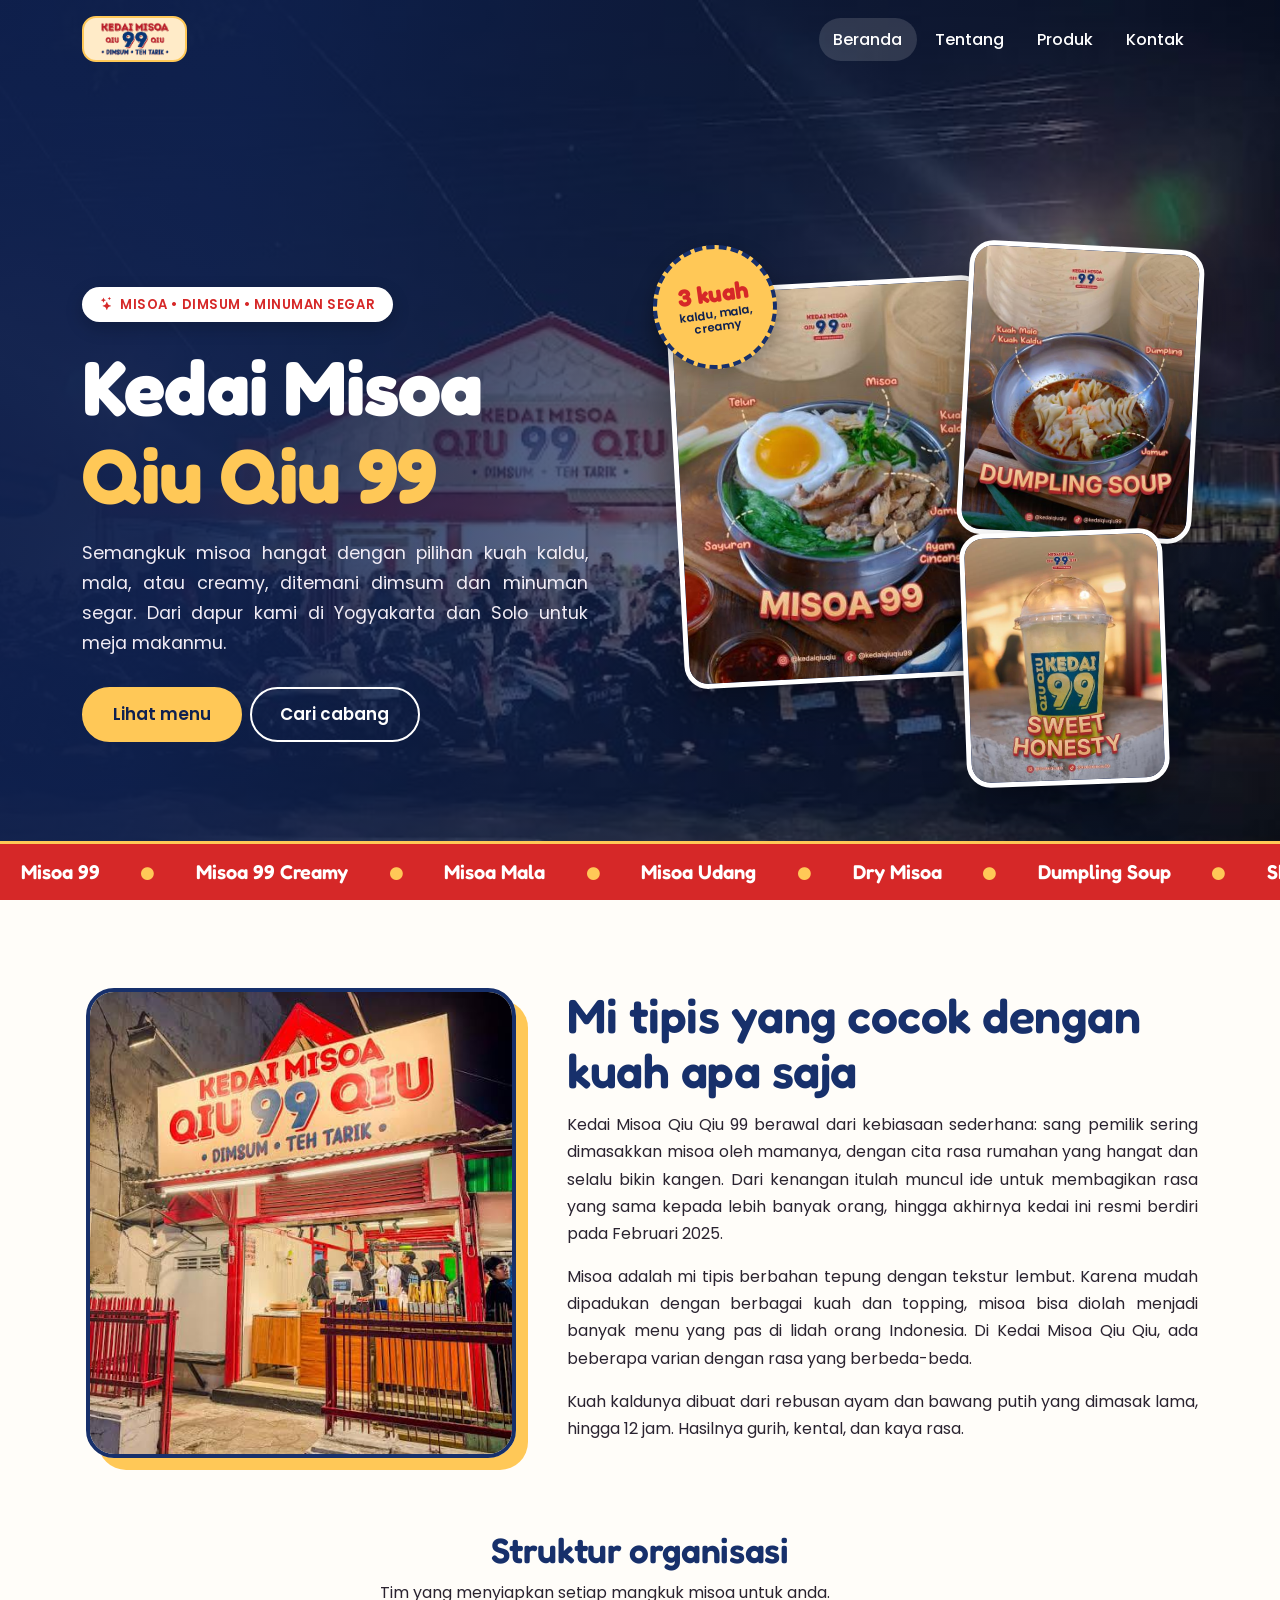
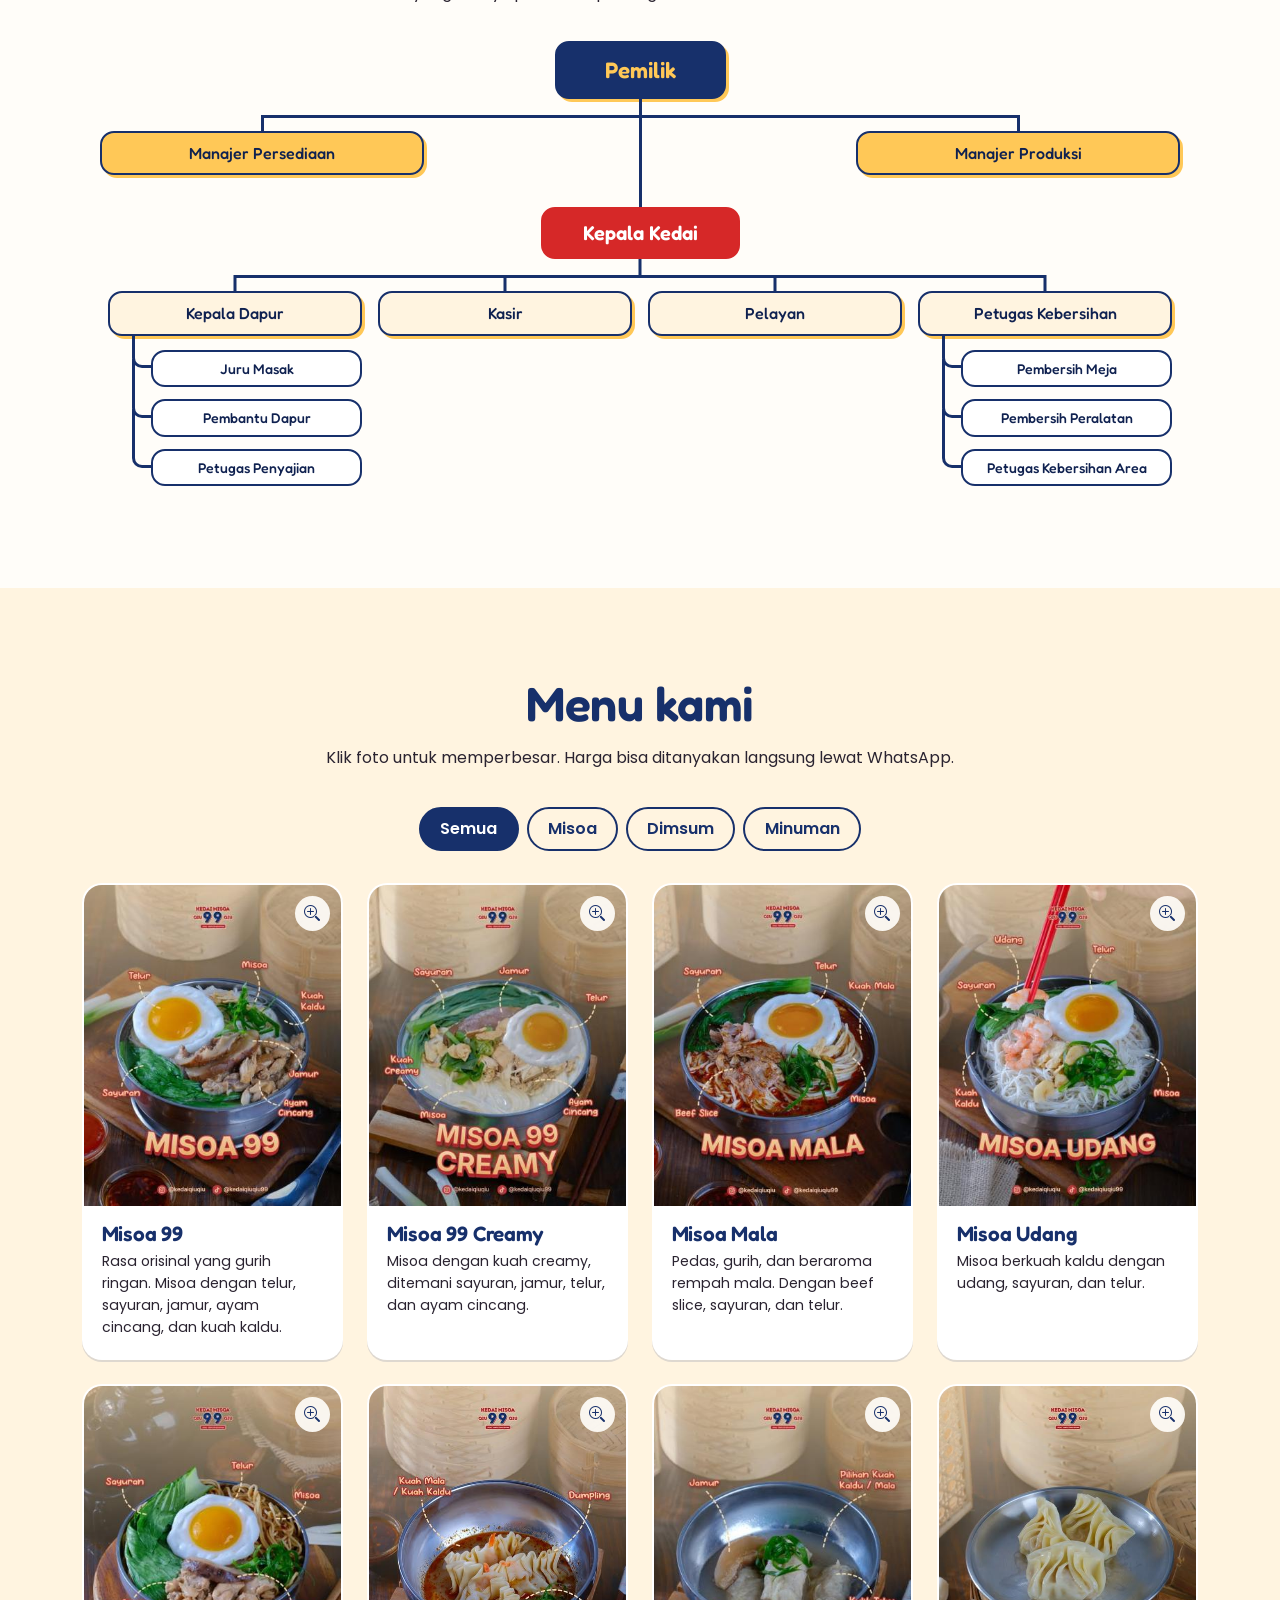
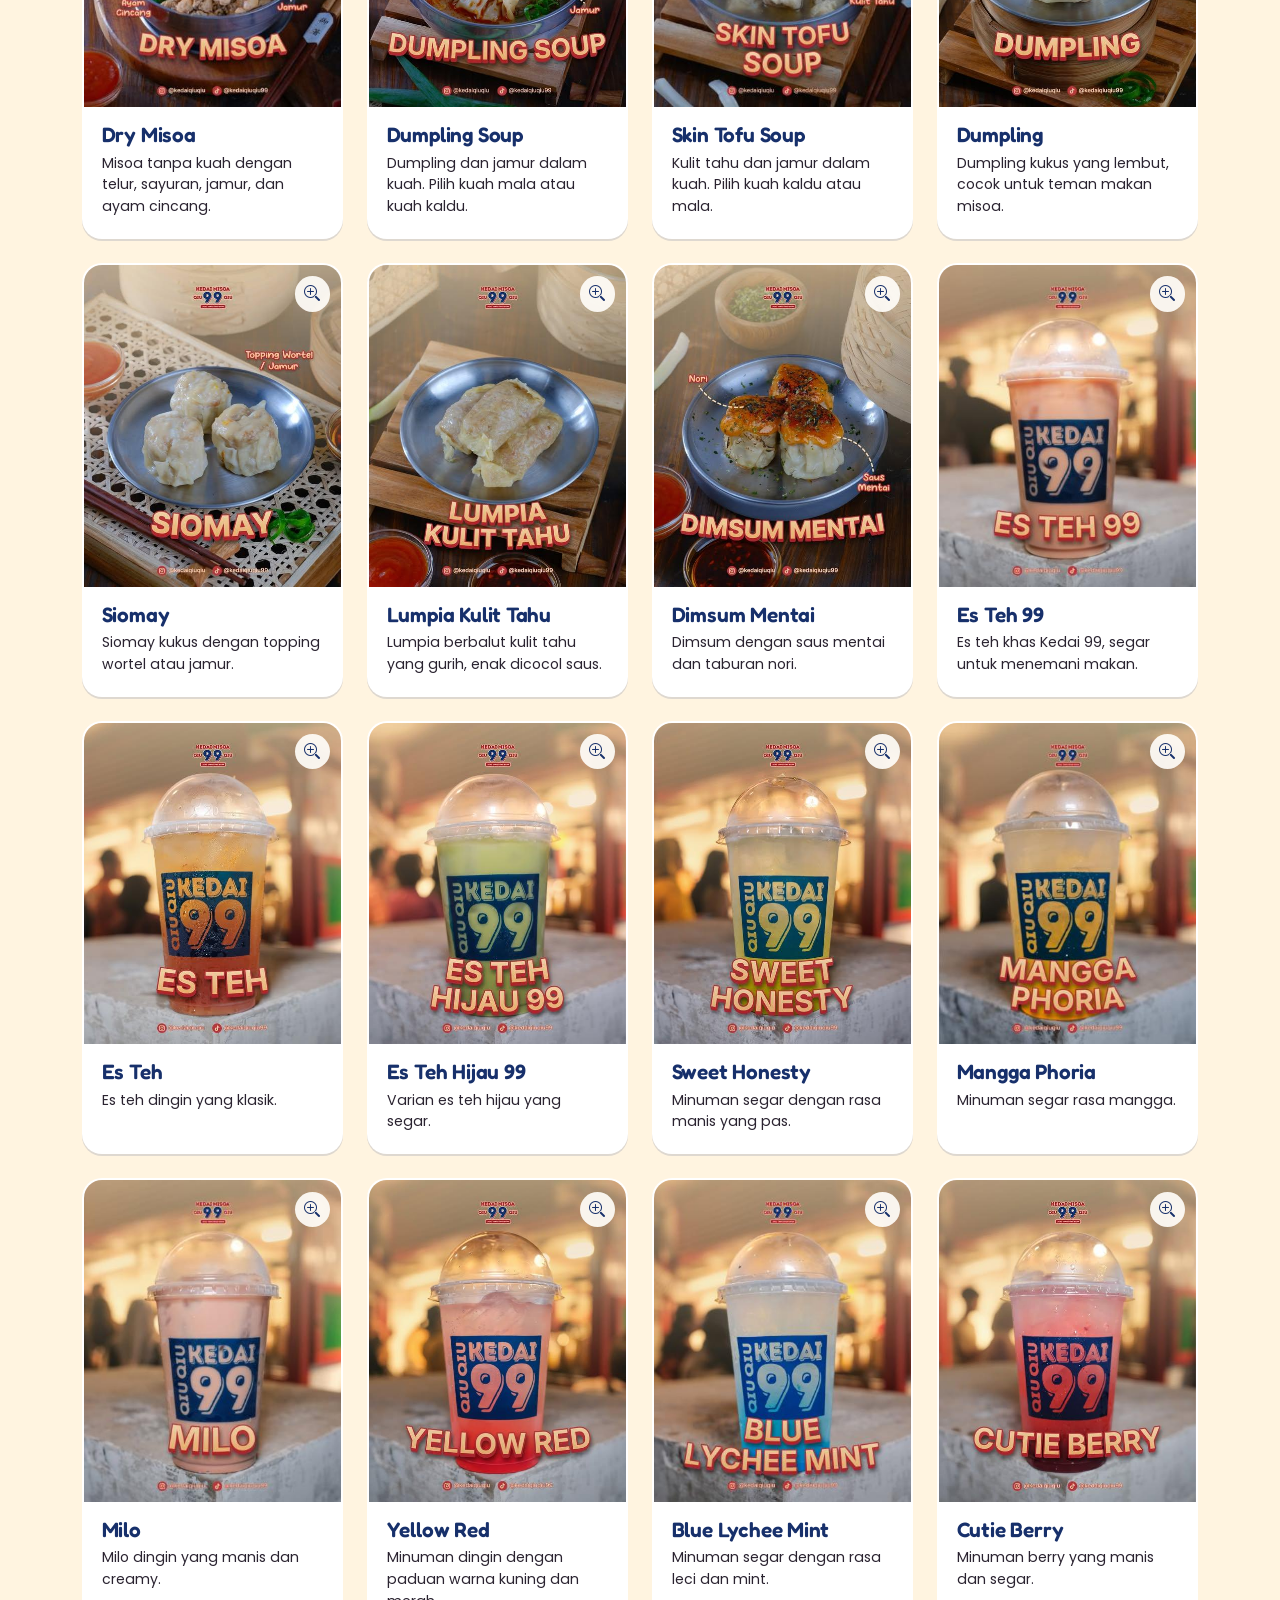
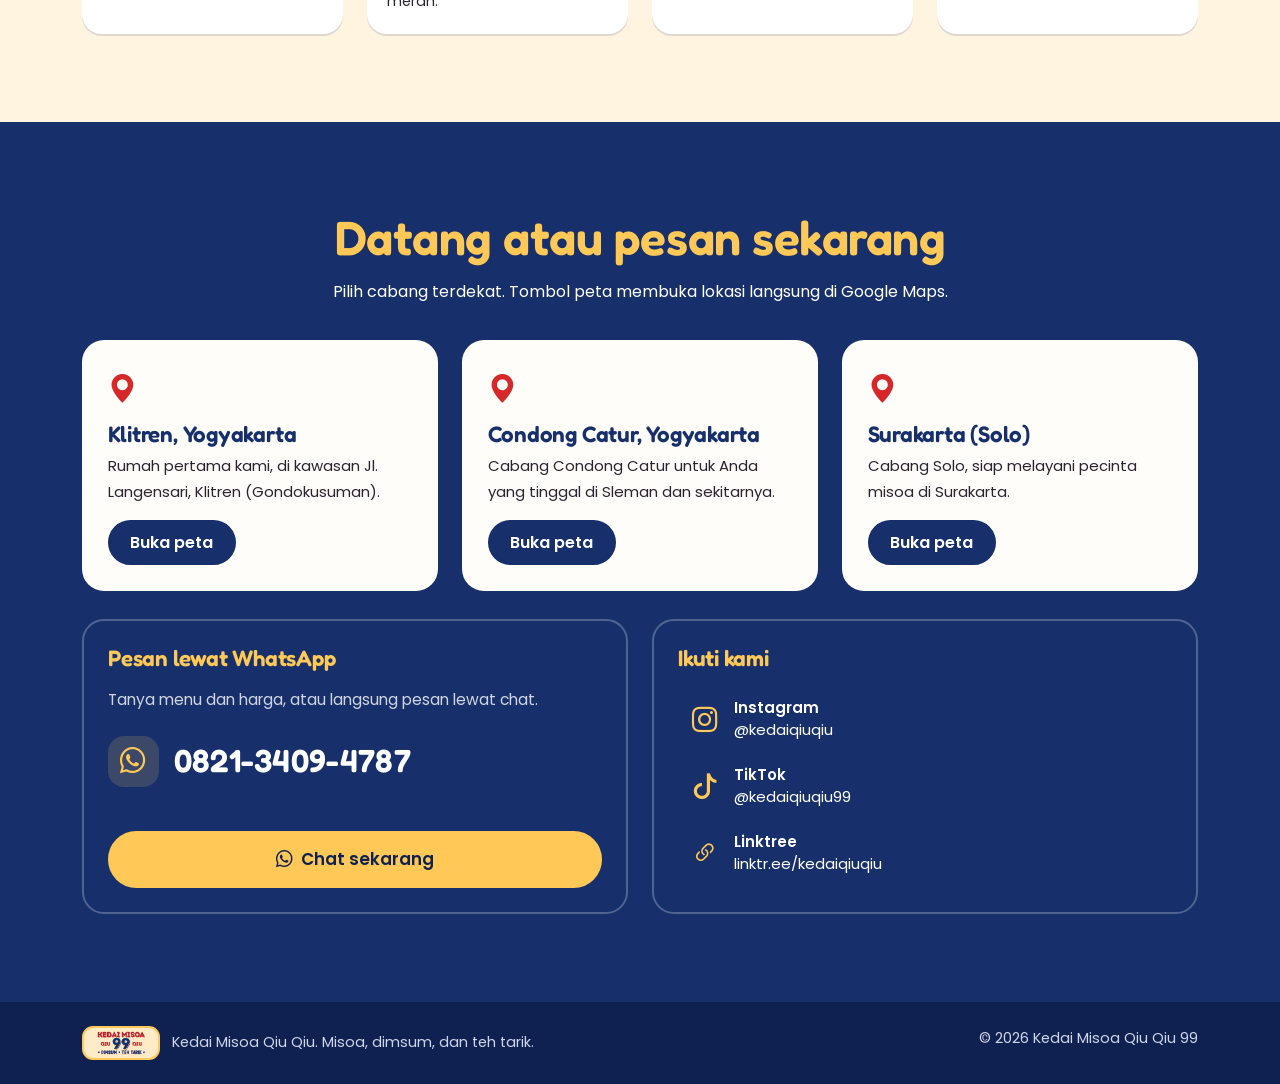
<file: index.html>
<!DOCTYPE html>
<html lang="id">
<head>
  <meta charset="utf-8">
  <meta name="viewport" content="width=device-width, initial-scale=1">
  <title>Kedai Misoa Qiu Qiu 99 | Misoa, Dimsum &amp; Teh Tarik di Jogja dan Solo</title>
  <meta name="description" content="Kedai Misoa Qiu Qiu 99: misoa dengan kuah kaldu 12 jam atau kuah mala, aneka dimsum, dan minuman segar. Cabang Klitren, Condong Catur, dan Surakarta.">
  <!-- Logo saat link dibagikan (WhatsApp, Facebook, Telegram, dll.) -->
  <meta property="og:type" content="website">
  <meta property="og:site_name" content="Kedai Misoa Qiu Qiu 99">
  <meta property="og:title" content="Kedai Misoa Qiu Qiu 99">
  <meta property="og:description" content="Misoa kuah kaldu 12 jam atau mala, aneka dimsum, dan minuman segar. Cabang Jogja dan Solo.">
  <meta property="og:url" content="https://kedaimisoaqiuqiu99.github.io/B4_TUBES/">
  <meta property="og:image" content="https://kedaimisoaqiuqiu99.github.io/B4_TUBES/assets/img/logo-share.jpg">
  <meta property="og:image:width" content="300">
  <meta property="og:image:height" content="300">
  <meta property="og:image:alt" content="Logo Kedai Misoa Qiu Qiu 99">
  <meta property="og:locale" content="id_ID">
  <meta name="twitter:card" content="summary">
  <meta name="twitter:title" content="Kedai Misoa Qiu Qiu 99">
  <meta name="twitter:description" content="Misoa kuah kaldu 12 jam atau mala, aneka dimsum, dan minuman segar. Cabang Jogja dan Solo.">
  <meta name="twitter:image" content="https://kedaimisoaqiuqiu99.github.io/B4_TUBES/assets/img/logo-share.jpg">

  <!-- Logo di tab browser -->
  <link rel="icon" href="assets/img/logo.png">
  <link rel="apple-touch-icon" href="assets/img/logo.png">
  <link rel="stylesheet" href="assets/vendor/bootstrap/css/bootstrap.min.css">
  <link rel="stylesheet" href="assets/vendor/bootstrap-icons/bootstrap-icons.min.css">
  <link rel="stylesheet" href="assets/vendor/glightbox/css/glightbox.min.css">
  <link rel="stylesheet" href="assets/css/style.css">
</head>
<body>

<header class="navbar navbar-expand-lg fixed-top" id="header">
  <div class="container">
    <a class="navbar-brand" href="#beranda">
    <img src="assets/img/logo.png" alt="Logo Kedai Misoa Qiu Qiu 99" class="logo-img">
</a>
    <button class="navbar-toggler" type="button" data-bs-toggle="collapse" data-bs-target="#menu" aria-controls="menu" aria-expanded="false" aria-label="Buka menu">
      <i class="bi bi-list"></i>
    </button>
    <nav class="collapse navbar-collapse" id="menu">
      <ul class="navbar-nav ms-auto align-items-lg-center gap-lg-1">
        <li class="nav-item"><a class="nav-link" href="#beranda">Beranda</a></li>
        <li class="nav-item"><a class="nav-link" href="#tentang">Tentang</a></li>
        <li class="nav-item"><a class="nav-link" href="#produk">Produk</a></li>
        <li class="nav-item"><a class="nav-link" href="#kontak">Kontak</a></li>
         </nav>
  </div>
</header>

<main>
  <!-- BERANDA -->
  <section id="beranda" class="hero">
    <div class="container hero-isi">
      <div class="row align-items-center g-5">
        <div class="col-lg-6 hero-kiri">
          <p class="hero-tag"><i class="bi bi-stars"></i> Misoa • Dimsum • Minuman segar</p>
          <h1>Kedai Misoa <span>Qiu Qiu 99</span></h1>
          <p class="hero-teks">Semangkuk misoa hangat dengan pilihan kuah kaldu, mala, atau creamy, ditemani dimsum dan minuman segar. Dari dapur kami di Yogyakarta dan Solo untuk meja makanmu.</p>
          <div class="d-flex flex-wrap gap-2">
            <a href="#produk" class="btn btn-kuning btn-lg">Lihat menu</a>
            <a href="#kontak" class="btn btn-garis btn-lg">Cari cabang</a>
          </div>
        </div>
        <div class="col-lg-6">
          <div class="kolase">
            <figure class="kol kol-a"><img src="assets/img/produk/misoa-99.jpg" alt="Misoa 99 dengan telur, jamur, dan ayam cincang"></figure>
            <figure class="kol kol-b"><img src="assets/img/produk/dumpling-soup.jpg" alt="Dumpling Soup berkuah mala"></figure>
            <figure class="kol kol-c"><img src="assets/img/produk/sweet-honesty.jpg" alt="Minuman Sweet Honesty"></figure>
            <div class="stempel-hero"><strong>3 kuah</strong><span>kaldu, mala,<br>creamy</span></div>
          </div>
        </div>
      </div>
    </div>
    <div class="ticker" aria-hidden="true">
      <div class="ticker-jalur" id="ticker"></div>
    </div>
  </section>

<!-- TENTANG -->
<section id="tentang" class="bagian">
  <div class="container">
    <div class="row g-5 align-items-lg-stretch">
      <div class="col-lg-5">
        <div class="foto-tentang">
          <img src="assets/img/kedailangen.jpeg" alt="Semangkuk Misoa 99 dengan telur, jamur, dan ayam cincang" loading="lazy">
        </div>
      </div>
      <div class="col-lg-7">
        <h2>Mi tipis yang cocok dengan kuah apa saja</h2>
        <p>Kedai Misoa Qiu Qiu 99 berawal dari kebiasaan sederhana: sang pemilik sering dimasakkan misoa oleh mamanya, dengan cita rasa rumahan yang hangat dan selalu bikin kangen. Dari kenangan itulah muncul ide untuk membagikan rasa yang sama kepada lebih banyak orang, hingga akhirnya kedai ini resmi berdiri pada Februari 2025.</p>
        <p>Misoa adalah mi tipis berbahan tepung dengan tekstur lembut. Karena mudah dipadukan dengan berbagai kuah dan topping, misoa bisa diolah menjadi banyak menu yang pas di lidah orang Indonesia. Di Kedai Misoa Qiu Qiu, ada beberapa varian dengan rasa yang berbeda-beda.</p>
        <p>Kuah kaldunya dibuat dari rebusan ayam dan bawang putih yang dimasak lama, hingga 12 jam. Hasilnya gurih, kental, dan kaya rasa.</p>
      </div>
    </div>

      <!-- Struktur organisasi -->
      <div class="bagan">
        <h3>Struktur organisasi</h3>
        <p>Tim yang menyiapkan setiap mangkuk misoa untuk anda.</p>

        <div class="org-geser">            <!-- TAMBAHAN: pembungkus yang bisa digeser -->
          <div class="org">
            <div class="org-node org-pemilik">Pemilik</div>

            <div class="org-tengah">
              <div class="org-node org-manajer">Manajer Persediaan</div>
              <div class="org-node org-manajer">Manajer Produksi</div>
            </div>

            <div class="org-node org-leader">Kepala Kedai</div>

            <ul class="org-bawah">
              <li>
                <div class="org-node org-kepala">Kepala Dapur</div>
                <ul class="org-sub">
                  <li><div class="org-node org-staf">Juru Masak</div></li>
                  <li><div class="org-node org-staf">Pembantu Dapur</div></li>
                  <li><div class="org-node org-staf">Petugas Penyajian</div></li>
                </ul>
              </li>
              <li><div class="org-node org-kepala">Kasir</div></li>
              <li><div class="org-node org-kepala">Pelayan</div></li>
              <li>
                <div class="org-node org-kepala">Petugas Kebersihan</div>
                <ul class="org-sub">
                  <li><div class="org-node org-staf">Pembersih Meja</div></li>
                  <li><div class="org-node org-staf">Pembersih Peralatan</div></li>
                  <li><div class="org-node org-staf">Petugas Kebersihan Area</div></li>
                </ul>
              </li>
            </ul>
          </div>
        </div>                              <!-- penutup .org-geser -->
      </div>
    </div>
  </section>

  <!-- PRODUK -->
  <section id="produk" class="bagian bagian-krem">
    <div class="container">
      <div class="kepala-bagian">
        <h2>Menu kami</h2>
        <p>Klik foto untuk memperbesar. Harga bisa ditanyakan langsung lewat WhatsApp.</p>
      </div>
      <div class="filter" role="tablist" aria-label="Kategori menu">
        <button class="aktif" data-filter="semua">Semua</button>
        <button data-filter="misoa">Misoa</button>
        <button data-filter="dimsum">Dimsum</button>
        <button data-filter="minuman">Minuman</button>
      </div>
      <div class="row g-4" id="daftar-produk"></div>
    </div>
  </section>

  <!-- KONTAK -->
  <section id="kontak" class="bagian bagian-biru">
    <div class="container">
      <div class="kepala-bagian">
        <h2>Datang atau pesan sekarang</h2>
        <p>Pilih cabang terdekat. Tombol peta membuka lokasi langsung di Google Maps.</p>
      </div>

      <!-- Tiga cabang -->
      <div class="row g-4">
        <div class="col-md-4">
          <article class="kartu-cabang">
            <i class="bi bi-geo-alt-fill"></i>
            <h3>Klitren, Yogyakarta</h3>
            <p>Rumah pertama kami, di kawasan Jl. Langensari, Klitren (Gondokusuman).</p>
            <a class="btn btn-kuning" href="https://maps.app.goo.gl/Pb3pG2xJgNbXAoTK6" target="_blank" rel="noopener">Buka peta</a>
          </article>
        </div>
        <div class="col-md-4">
          <article class="kartu-cabang">
            <i class="bi bi-geo-alt-fill"></i>
            <h3>Condong Catur, Yogyakarta</h3>
            <p>Cabang Condong Catur untuk Anda yang tinggal di Sleman dan sekitarnya.</p>
            <a class="btn btn-kuning" href="https://maps.app.goo.gl/JjS4ij8GPnHUMior6" target="_blank" rel="noopener">Buka peta</a>
          </article>
        </div>
        <div class="col-md-4">
          <article class="kartu-cabang">
            <i class="bi bi-geo-alt-fill"></i>
            <h3>Surakarta (Solo)</h3>
            <p>Cabang Solo, siap melayani pecinta misoa di Surakarta.</p>
            <a class="btn btn-kuning" href="https://maps.app.goo.gl/ati6o3GWNt1Dibqv5" target="_blank" rel="noopener">Buka peta</a>
          </article>
        </div>
      </div>

      <!-- WhatsApp & media sosial: dua kotak sejajar -->
      <div class="row g-4 mt-1">
        <div class="col-lg-6">
          <div class="blok-kontak blok-wa">
            <h3>Pesan lewat WhatsApp</h3>
            <p class="wa-ket">Tanya menu dan harga, atau langsung pesan lewat chat.</p>
            <div class="wa-nomor"><i class="bi bi-whatsapp"></i><span>0821-3409-4787</span></div>
            <a class="btn btn-kuning btn-chat" href="https://wa.me/6282134094787?text=Halo%20Kedai%20Misoa%20Qiu%20Qiu%2C%20saya%20mau%20pesan" target="_blank" rel="noopener"><i class="bi bi-whatsapp"></i> Chat sekarang</a>
          </div>
        </div>
        <div class="col-lg-6">
          <div class="blok-kontak">
            <h3>Ikuti kami</h3>
            <a class="baris-wa" href="https://www.instagram.com/kedaiqiuqiu?exln=MTVwd2ltbnJtMHllYw==" target="_blank" rel="noopener"><i class="bi bi-instagram"></i><span><strong>Instagram</strong>@kedaiqiuqiu</span></a>
            <a class="baris-wa" href="https://www.tiktok.com/@kedaiqiuqiu99?_r=1&amp;_t=ZS-9BPejzHd96a" target="_blank" rel="noopener"><i class="bi bi-tiktok"></i><span><strong>TikTok</strong>@kedaiqiuqiu99</span></a>
            <a class="baris-wa" href="https://linktr.ee/kedaiqiuqiu" target="_blank" rel="noopener"><i class="bi bi-link-45deg"></i><span><strong>Linktree</strong>linktr.ee/kedaiqiuqiu</span></a>
          </div>
        </div>
      </div>
    </div>
  </section>
</main>

<footer class="footer">
  <div class="container d-flex flex-wrap justify-content-between gap-2">
    <span><img src="assets/img/logo.png" alt="Logo Kedai Misoa Qiu Qiu 99" class="logo-img logo-kecil"> Kedai Misoa Qiu Qiu. Misoa, dimsum, dan teh tarik.</span>
    <span>&copy; <span id="tahun">2026</span> Kedai Misoa Qiu Qiu 99</span>
  </div>
</footer>
<a href="#beranda" id="ke-atas" class="ke-atas" aria-label="Kembali ke atas"><i class="bi bi-arrow-up"></i></a>
<script src="assets/vendor/bootstrap/js/bootstrap.bundle.min.js"></script>
<script src="assets/vendor/glightbox/js/glightbox.min.js"></script>
<script src="assets/js/main.js"></script>
</body>
</html>
</file>
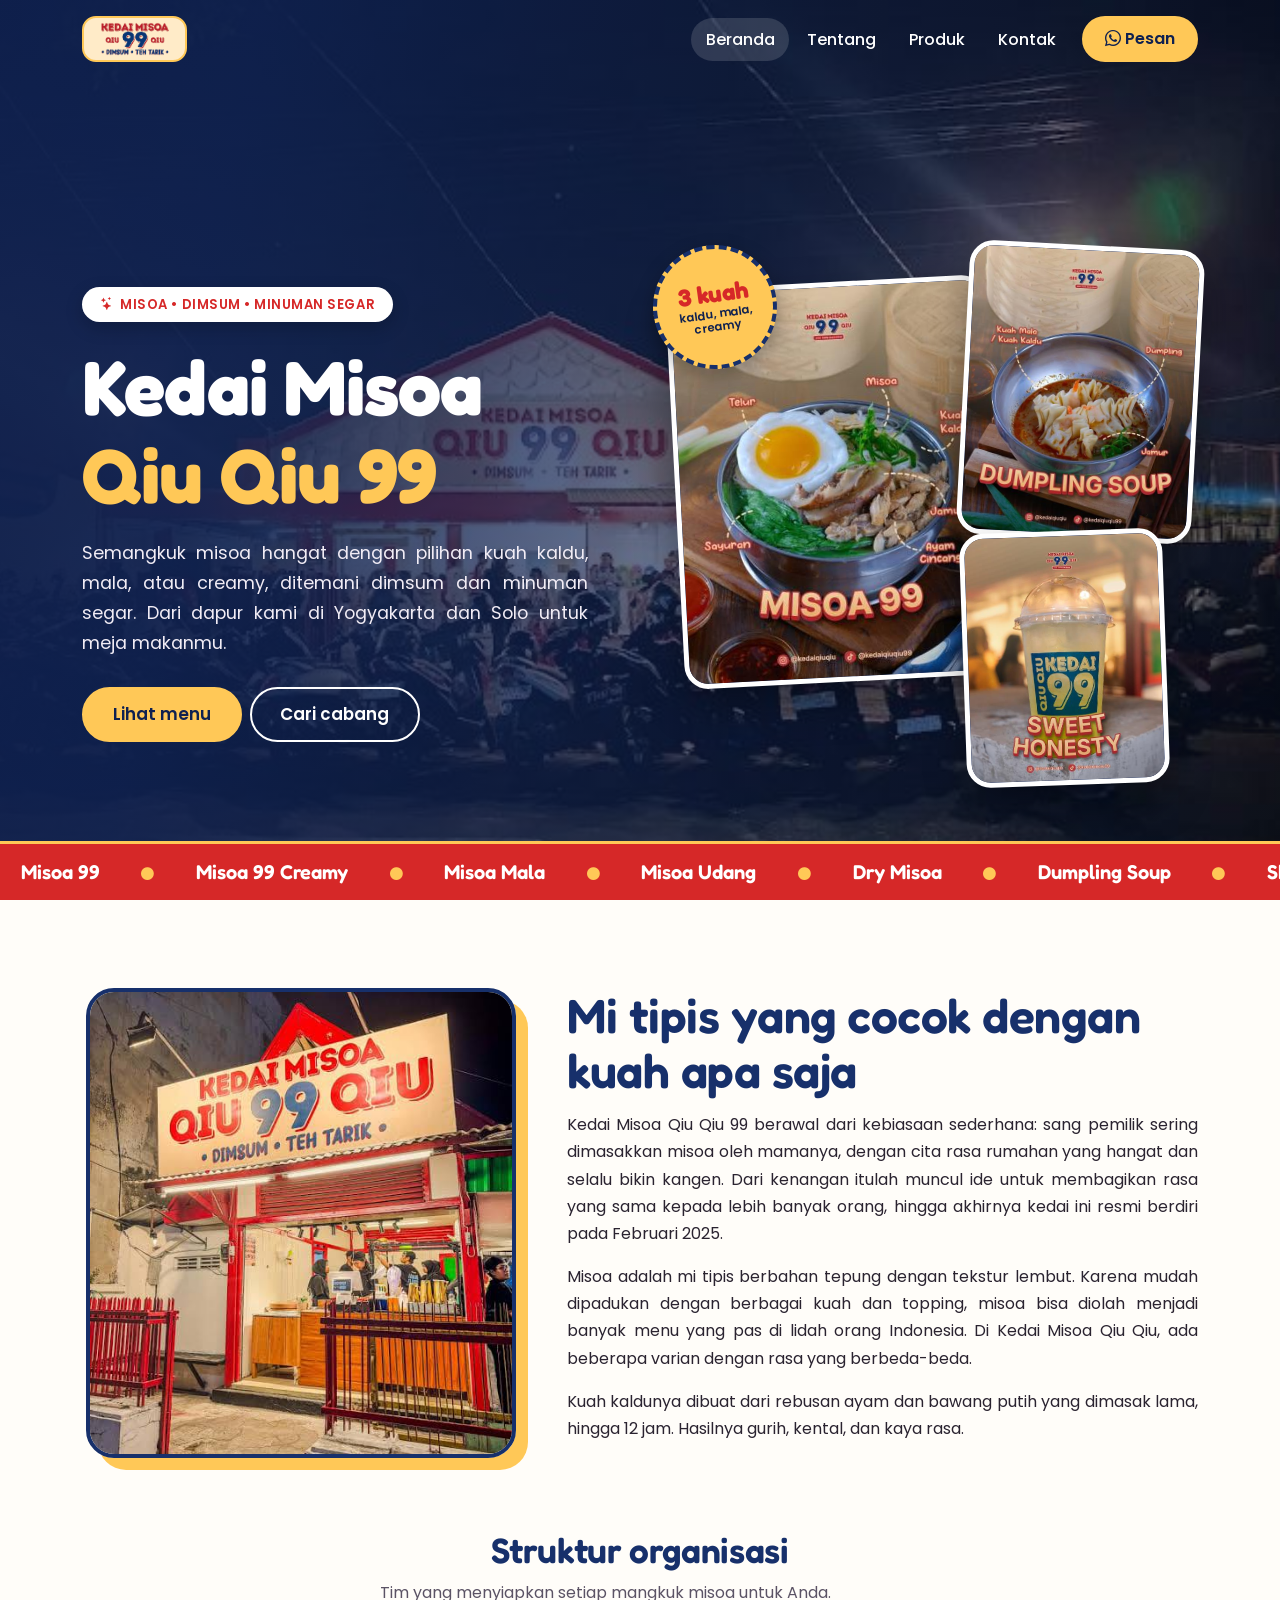
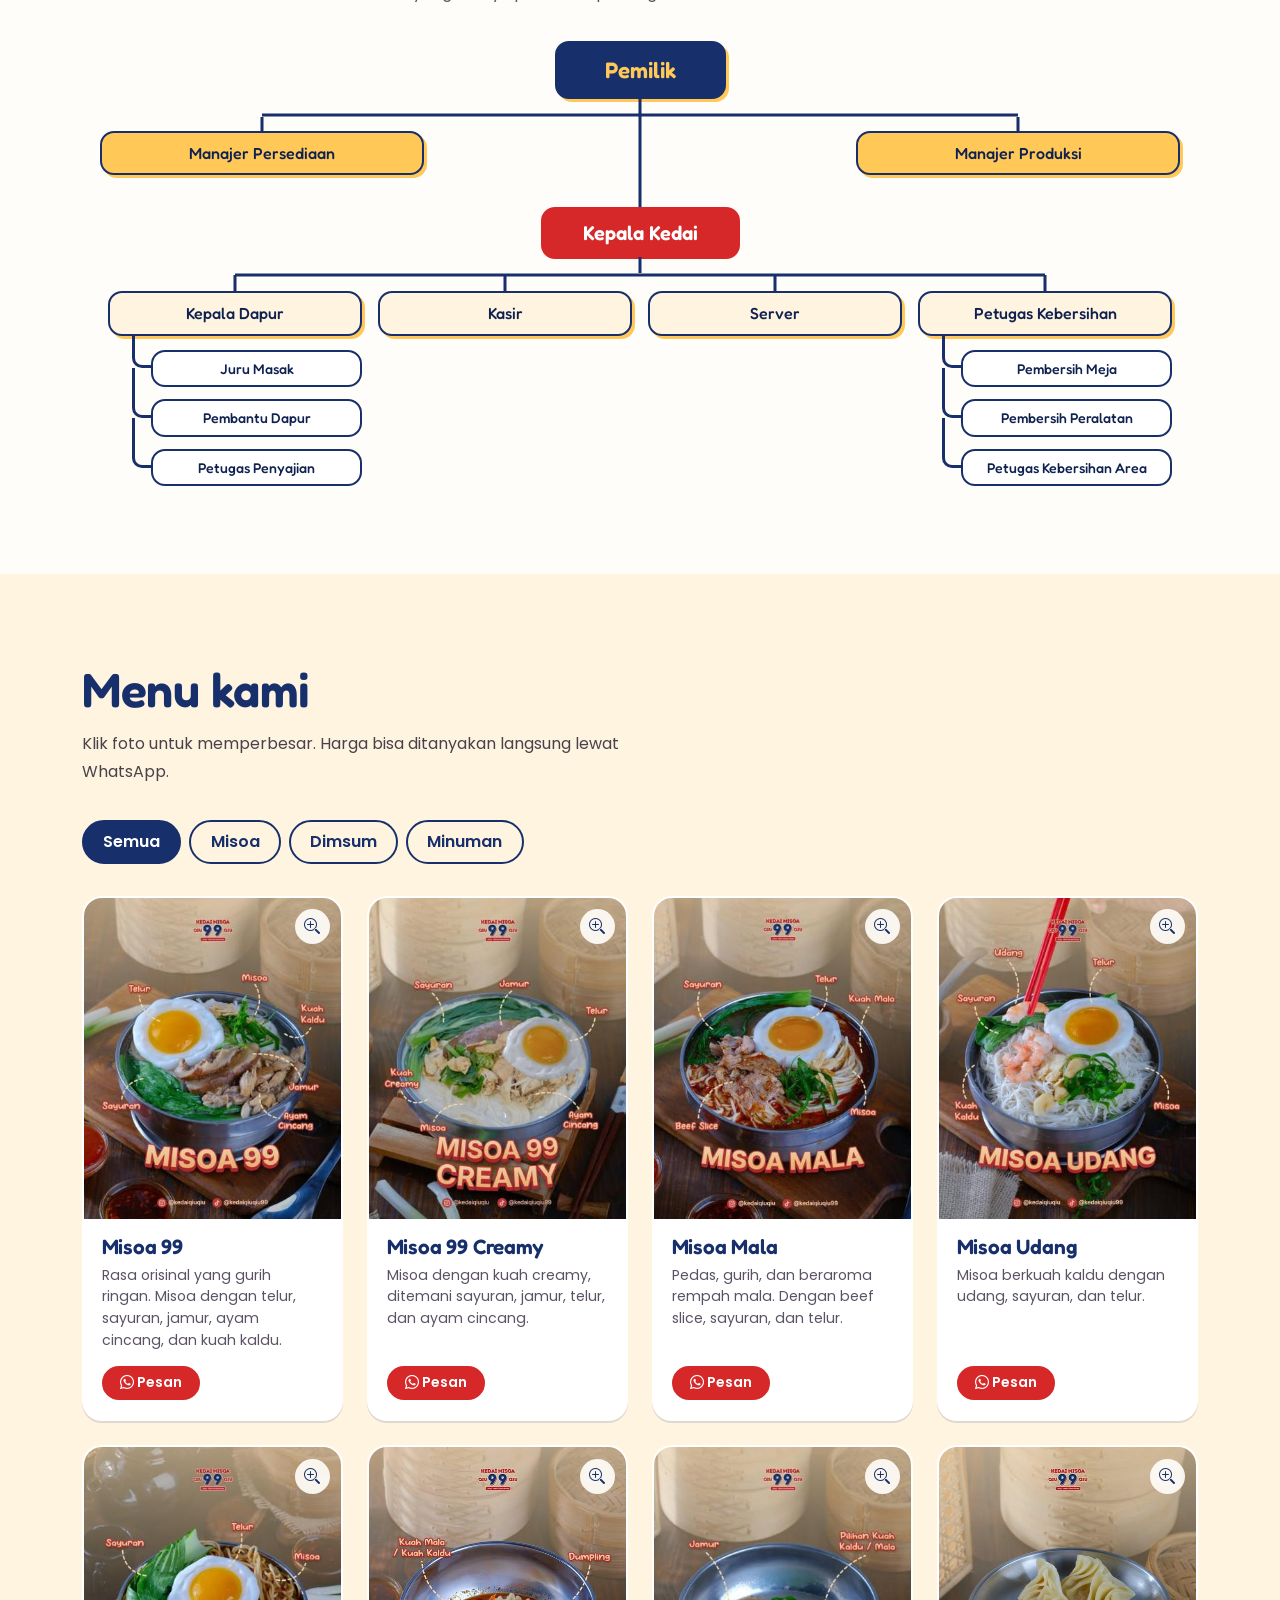
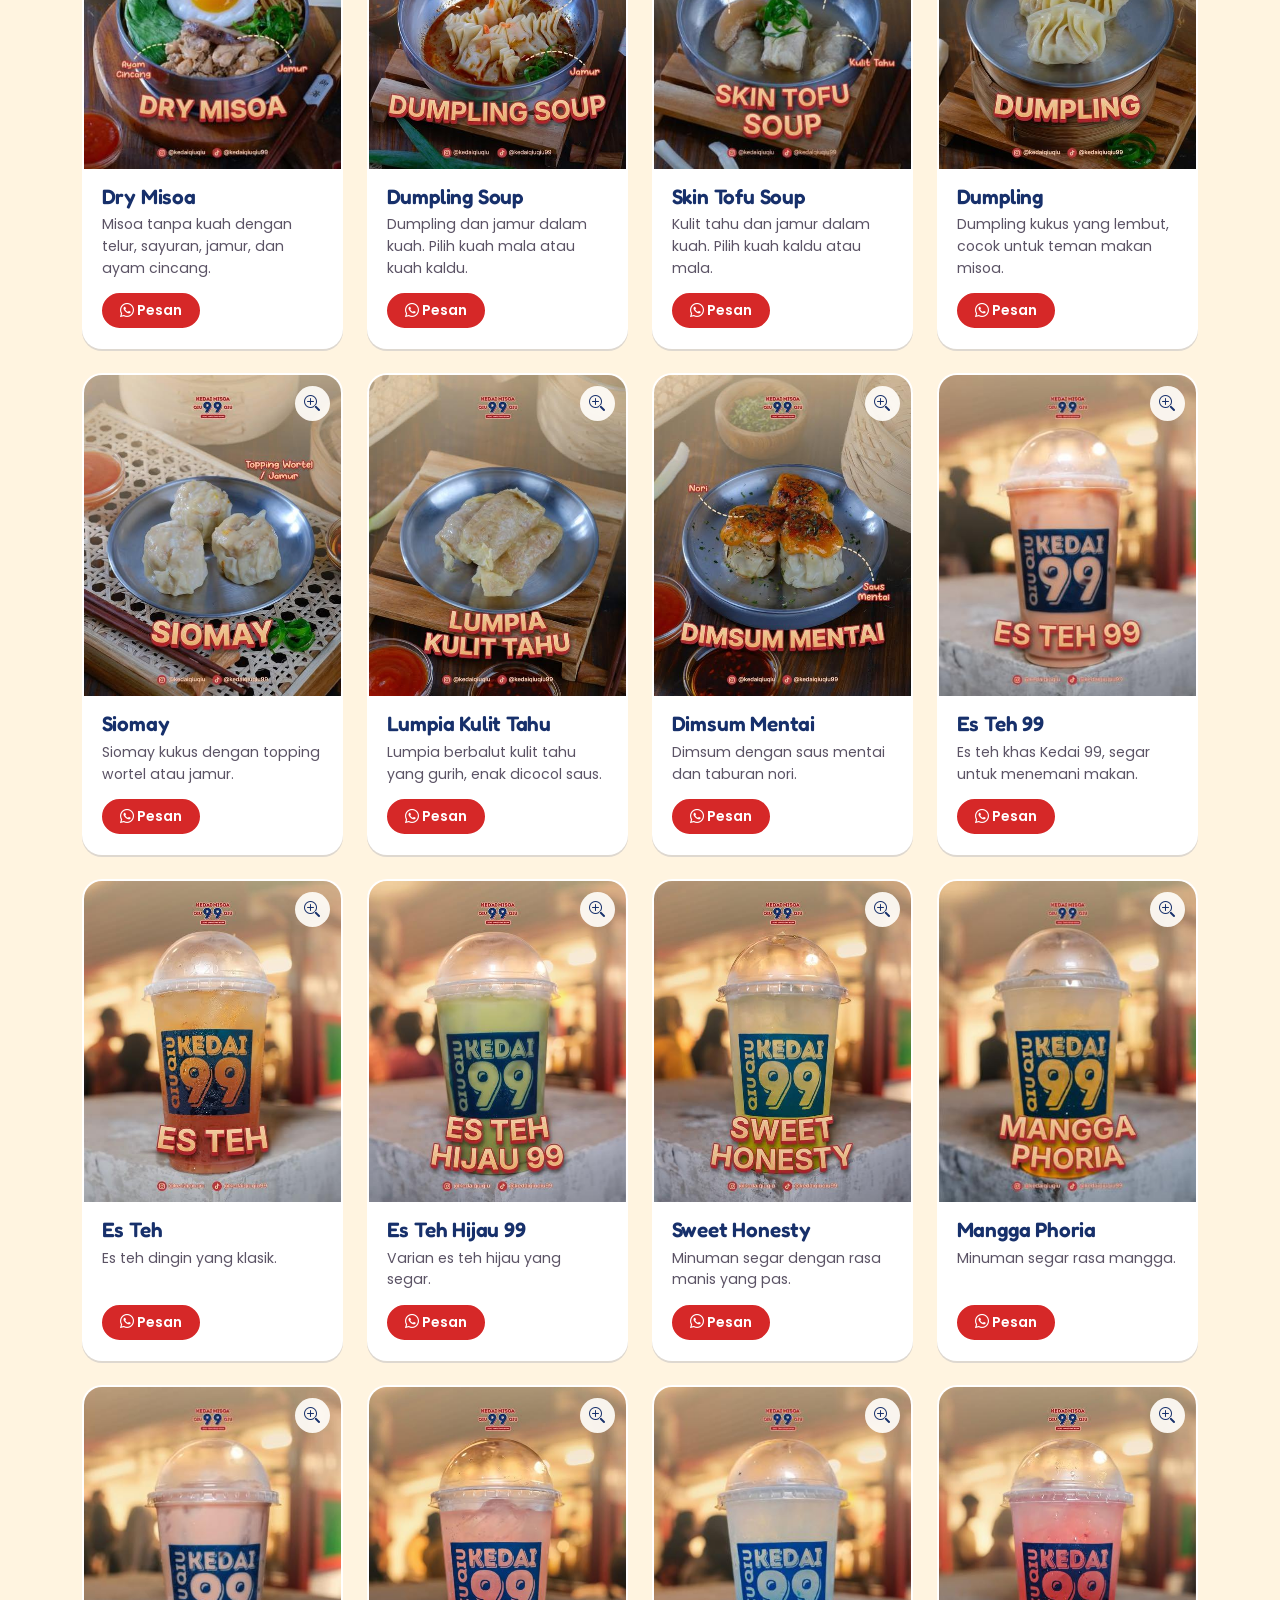
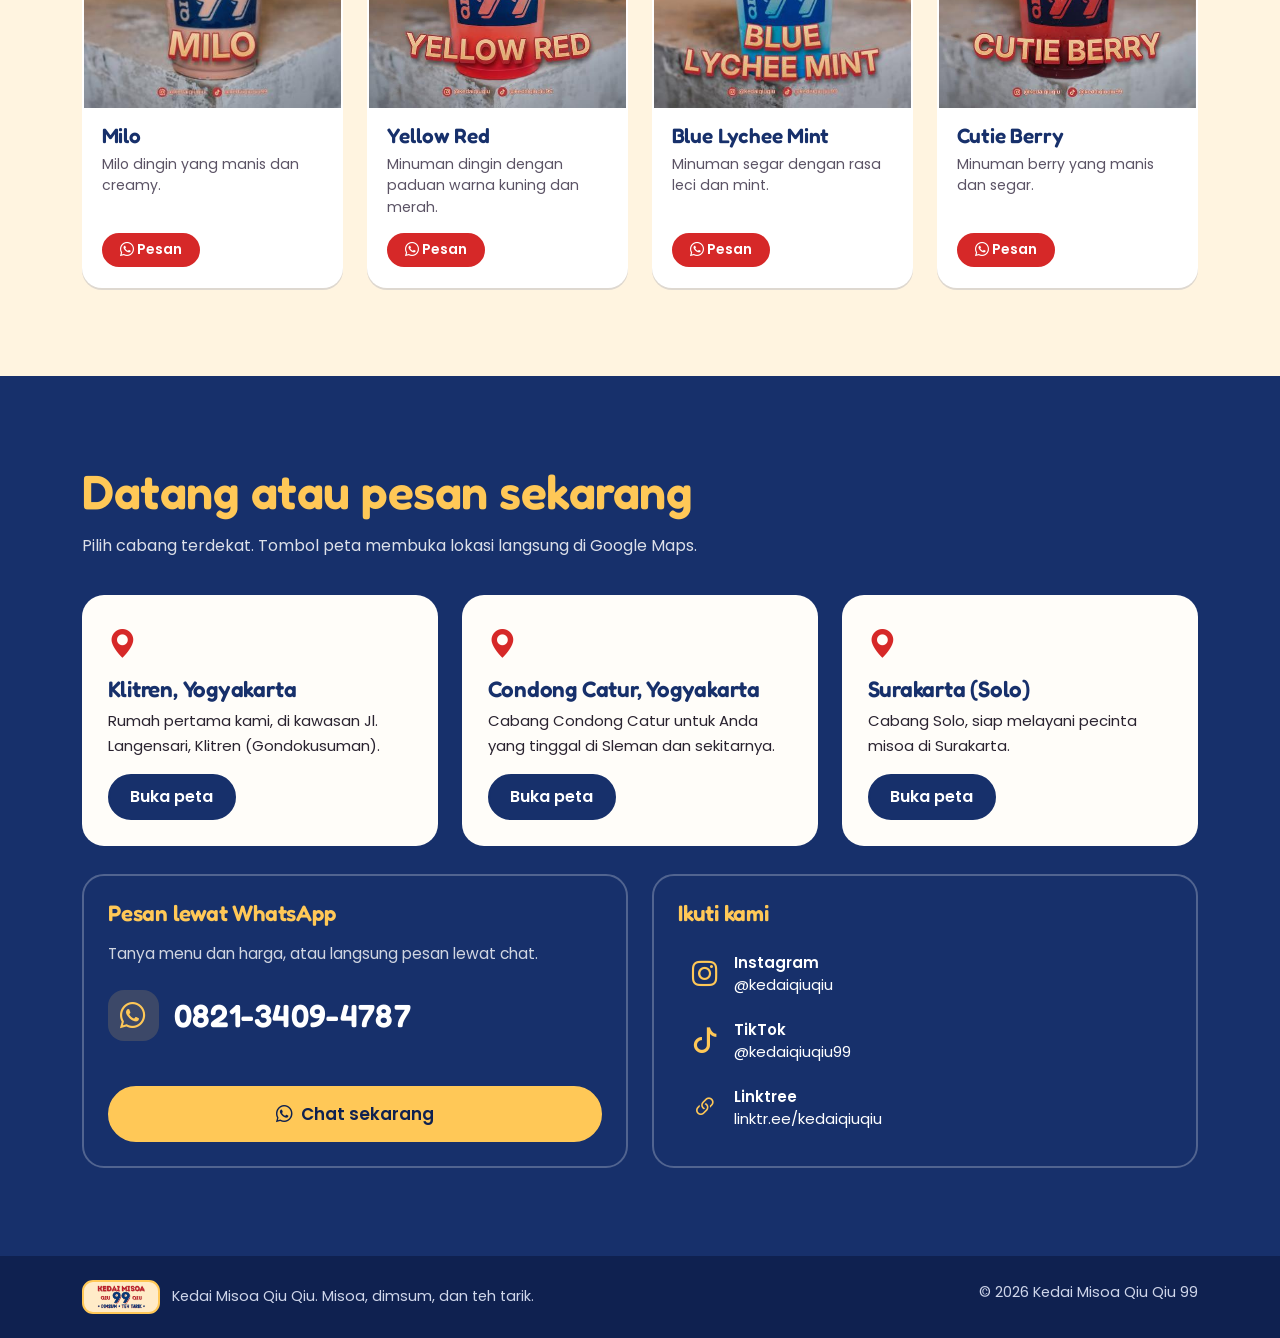
<file: Kedai Misoa Qiu Qiu 99/index.html>
<!DOCTYPE html>
<html lang="id">
<head>
  <meta charset="utf-8">
  <meta name="viewport" content="width=device-width, initial-scale=1">
  <title>Kedai Misoa Qiu Qiu 99 | Misoa, Dimsum &amp; Teh Tarik di Jogja dan Solo</title>
  <meta name="description" content="Kedai Misoa Qiu Qiu 99: misoa dengan kuah kaldu 12 jam atau kuah mala, aneka dimsum, dan minuman segar. Cabang Klitren, Condong Catur, dan Surakarta.">
<link rel="icon" href="assets/img/logo.png">
<link rel="apple-touch-icon" href="assets/img/logo.png">
  <link rel="stylesheet" href="assets/vendor/bootstrap/css/bootstrap.min.css">
  <link rel="stylesheet" href="assets/vendor/bootstrap-icons/bootstrap-icons.min.css">
  <link rel="stylesheet" href="assets/vendor/glightbox/css/glightbox.min.css">
  <link rel="stylesheet" href="assets/css/style.css">
</head>
<body>

<header class="navbar navbar-expand-lg fixed-top" id="header">
  <div class="container">
    <a class="navbar-brand" href="#beranda">
    <img src="assets/img/logo.png" alt="Logo Kedai Misoa Qiu Qiu 99" class="logo-img">
</a>
    <button class="navbar-toggler" type="button" data-bs-toggle="collapse" data-bs-target="#menu" aria-controls="menu" aria-expanded="false" aria-label="Buka menu">
      <i class="bi bi-list"></i>
    </button>
    <nav class="collapse navbar-collapse" id="menu">
      <ul class="navbar-nav ms-auto align-items-lg-center gap-lg-1">
        <li class="nav-item"><a class="nav-link" href="#beranda">Beranda</a></li>
        <li class="nav-item"><a class="nav-link" href="#tentang">Tentang</a></li>
        <li class="nav-item"><a class="nav-link" href="#produk">Produk</a></li>
        <li class="nav-item"><a class="nav-link" href="#kontak">Kontak</a></li>
        <li class="nav-item ms-lg-2"><a class="btn btn-kuning" href="#kontak"><i class="bi bi-whatsapp"></i> Pesan</a></li>
      </ul>
    </nav>
  </div>
</header>

<main>
  <!-- BERANDA -->
  <section id="beranda" class="hero">
    <div class="container hero-isi">
      <div class="row align-items-center g-5">
        <div class="col-lg-6 hero-kiri">
          <p class="hero-tag"><i class="bi bi-stars"></i> Misoa • Dimsum • Minuman segar</p>
          <h1>Kedai Misoa <span>Qiu Qiu 99</span></h1>
          <p class="hero-teks">Semangkuk misoa hangat dengan pilihan kuah kaldu, mala, atau creamy, ditemani dimsum dan minuman segar. Dari dapur kami di Yogyakarta dan Solo untuk meja makanmu.</p>
          <div class="d-flex flex-wrap gap-2">
            <a href="#produk" class="btn btn-kuning btn-lg">Lihat menu</a>
            <a href="#kontak" class="btn btn-garis btn-lg">Cari cabang</a>
          </div>
        </div>
        <div class="col-lg-6">
          <div class="kolase">
            <figure class="kol kol-a"><img src="assets/img/produk/misoa-99.jpg" alt="Misoa 99 dengan telur, jamur, dan ayam cincang"></figure>
            <figure class="kol kol-b"><img src="assets/img/produk/dumpling-soup.jpg" alt="Dumpling Soup berkuah mala"></figure>
            <figure class="kol kol-c"><img src="assets/img/produk/sweet-honesty.jpg" alt="Minuman Sweet Honesty"></figure>
            <div class="stempel-hero"><strong>3 kuah</strong><span>kaldu, mala,<br>creamy</span></div>
          </div>
        </div>
      </div>
    </div>
    <div class="ticker" aria-hidden="true">
      <div class="ticker-jalur" id="ticker"></div>
    </div>
  </section>

<!-- TENTANG -->
<section id="tentang" class="bagian">
  <div class="container">
    <div class="row g-5 align-items-lg-stretch">
      <div class="col-lg-5">
        <div class="foto-tentang">
          <img src="assets/img/kedailangen.jpeg" alt="Semangkuk Misoa 99 dengan telur, jamur, dan ayam cincang" loading="lazy">
        </div>
      </div>
      <div class="col-lg-7">
        <h2>Mi tipis yang cocok dengan kuah apa saja</h2>
        <p>Kedai Misoa Qiu Qiu 99 berawal dari kebiasaan sederhana: sang pemilik sering dimasakkan misoa oleh mamanya, dengan cita rasa rumahan yang hangat dan selalu bikin kangen. Dari kenangan itulah muncul ide untuk membagikan rasa yang sama kepada lebih banyak orang, hingga akhirnya kedai ini resmi berdiri pada Februari 2025.</p>
        <p>Misoa adalah mi tipis berbahan tepung dengan tekstur lembut. Karena mudah dipadukan dengan berbagai kuah dan topping, misoa bisa diolah menjadi banyak menu yang pas di lidah orang Indonesia. Di Kedai Misoa Qiu Qiu, ada beberapa varian dengan rasa yang berbeda-beda.</p>
        <p>Kuah kaldunya dibuat dari rebusan ayam dan bawang putih yang dimasak lama, hingga 12 jam. Hasilnya gurih, kental, dan kaya rasa.</p>
      </div>
    </div>

      <!-- Struktur organisasi -->
      <div class="bagan">
        <h3>Struktur organisasi</h3>
        <p>Tim yang menyiapkan setiap mangkuk misoa untuk Anda.</p>

        <div class="org">
          <div class="org-node org-pemilik">Pemilik</div>

          <div class="org-tengah">
            <div class="org-node org-manajer">Manajer Persediaan</div>
            <div class="org-node org-manajer">Manajer Produksi</div>
          </div>

          <div class="org-node org-leader">Kepala Kedai</div>

          <ul class="org-bawah">
            <li>
              <div class="org-node org-kepala">Kepala Dapur</div>
              <ul class="org-sub">
                <li><div class="org-node org-staf">Juru Masak</div></li>
                <li><div class="org-node org-staf">Pembantu Dapur</div></li>
                <li><div class="org-node org-staf">Petugas Penyajian</div></li>
              </ul>
            </li>
            <li><div class="org-node org-kepala">Kasir</div></li>
            <li><div class="org-node org-kepala">Server</div></li>
            <li>
              <div class="org-node org-kepala">Petugas Kebersihan</div>
              <ul class="org-sub">
                <li><div class="org-node org-staf">Pembersih Meja</div></li>
                <li><div class="org-node org-staf">Pembersih Peralatan</div></li>
                <li><div class="org-node org-staf">Petugas Kebersihan Area</div></li>
              </ul>
            </li>
          </ul>
        </div>
      </div>
    </div>
  </section>

  <!-- PRODUK -->
  <section id="produk" class="bagian bagian-krem">
    <div class="container">
      <div class="kepala-bagian">
        <h2>Menu kami</h2>
        <p>Klik foto untuk memperbesar. Harga bisa ditanyakan langsung lewat WhatsApp.</p>
      </div>
      <div class="filter" role="tablist" aria-label="Kategori menu">
        <button class="aktif" data-filter="semua">Semua</button>
        <button data-filter="misoa">Misoa</button>
        <button data-filter="dimsum">Dimsum</button>
        <button data-filter="minuman">Minuman</button>
      </div>
      <div class="row g-4" id="daftar-produk"></div>
    </div>
  </section>

  <!-- KONTAK -->
  <section id="kontak" class="bagian bagian-biru">
    <div class="container">
      <div class="kepala-bagian">
        <h2>Datang atau pesan sekarang</h2>
        <p>Pilih cabang terdekat. Tombol peta membuka lokasi langsung di Google Maps.</p>
      </div>

      <!-- Tiga cabang -->
      <div class="row g-4">
        <div class="col-md-4">
          <article class="kartu-cabang">
            <i class="bi bi-geo-alt-fill"></i>
            <h3>Klitren, Yogyakarta</h3>
            <p>Rumah pertama kami, di kawasan Jl. Langensari, Klitren (Gondokusuman).</p>
            <a class="btn btn-kuning" href="https://maps.app.goo.gl/Pb3pG2xJgNbXAoTK6" target="_blank" rel="noopener">Buka peta</a>
          </article>
        </div>
        <div class="col-md-4">
          <article class="kartu-cabang">
            <i class="bi bi-geo-alt-fill"></i>
            <h3>Condong Catur, Yogyakarta</h3>
            <p>Cabang Condong Catur untuk Anda yang tinggal di Sleman dan sekitarnya.</p>
            <a class="btn btn-kuning" href="https://maps.app.goo.gl/JjS4ij8GPnHUMior6" target="_blank" rel="noopener">Buka peta</a>
          </article>
        </div>
        <div class="col-md-4">
          <article class="kartu-cabang">
            <i class="bi bi-geo-alt-fill"></i>
            <h3>Surakarta (Solo)</h3>
            <p>Cabang Solo, siap melayani pecinta misoa di Surakarta.</p>
            <a class="btn btn-kuning" href="https://maps.app.goo.gl/ati6o3GWNt1Dibqv5" target="_blank" rel="noopener">Buka peta</a>
          </article>
        </div>
      </div>

      <!-- WhatsApp & media sosial: dua kotak sejajar -->
      <div class="row g-4 mt-1">
        <div class="col-lg-6">
          <div class="blok-kontak blok-wa">
            <h3>Pesan lewat WhatsApp</h3>
            <p class="wa-ket">Tanya menu dan harga, atau langsung pesan lewat chat.</p>
            <div class="wa-nomor"><i class="bi bi-whatsapp"></i><span>0821-3409-4787</span></div>
            <a class="btn btn-kuning btn-chat" href="https://wa.me/6282134094787?text=Halo%20Kedai%20Misoa%20Qiu%20Qiu%2C%20saya%20mau%20pesan" target="_blank" rel="noopener"><i class="bi bi-whatsapp"></i> Chat sekarang</a>
          </div>
        </div>
        <div class="col-lg-6">
          <div class="blok-kontak">
            <h3>Ikuti kami</h3>
            <a class="baris-wa" href="https://www.instagram.com/kedaiqiuqiu?exln=MTVwd2ltbnJtMHllYw==" target="_blank" rel="noopener"><i class="bi bi-instagram"></i><span><strong>Instagram</strong>@kedaiqiuqiu</span></a>
            <a class="baris-wa" href="https://www.tiktok.com/@kedaiqiuqiu99?_r=1&amp;_t=ZS-9BPejzHd96a" target="_blank" rel="noopener"><i class="bi bi-tiktok"></i><span><strong>TikTok</strong>@kedaiqiuqiu99</span></a>
            <a class="baris-wa" href="https://linktr.ee/kedaiqiuqiu" target="_blank" rel="noopener"><i class="bi bi-link-45deg"></i><span><strong>Linktree</strong>linktr.ee/kedaiqiuqiu</span></a>
          </div>
        </div>
      </div>
    </div>
  </section>
</main>

<footer class="footer">
  <div class="container d-flex flex-wrap justify-content-between gap-2">
    <span><img src="assets/img/logo.png" alt="Logo Kedai Misoa Qiu Qiu 99" class="logo-img logo-kecil"> Kedai Misoa Qiu Qiu. Misoa, dimsum, dan teh tarik.</span>
    <span>&copy; <span id="tahun">2026</span> Kedai Misoa Qiu Qiu 99</span>
  </div>
</footer>

<script src="assets/vendor/bootstrap/js/bootstrap.bundle.min.js"></script>
<script src="assets/vendor/glightbox/js/glightbox.min.js"></script>
<script src="assets/js/main.js"></script>
</body>
</html>
</file>
<file: assets/css/style.css>
@font-face{font-family:Fredoka;font-weight:500;font-display:swap;src:url(../fonts/fredoka-latin-500-normal.woff2) format("woff2")}
@font-face{font-family:Fredoka;font-weight:600;font-display:swap;src:url(../fonts/fredoka-latin-600-normal.woff2) format("woff2")}
@font-face{font-family:Fredoka;font-weight:700;font-display:swap;src:url(../fonts/fredoka-latin-700-normal.woff2) format("woff2")}
@font-face{font-family:Poppins;font-weight:400;font-display:swap;src:url(../fonts/poppins-latin-400-normal.woff2) format("woff2")}
@font-face{font-family:Poppins;font-weight:500;font-display:swap;src:url(../fonts/poppins-latin-500-normal.woff2) format("woff2")}
@font-face{font-family:Poppins;font-weight:600;font-display:swap;src:url(../fonts/poppins-latin-600-normal.woff2) format("woff2")}

:root{
  --merah:#D62828; --merah-tua:#A81C1C; --biru:#17306B; --biru-tua:#0F2150;
  --kuning:#FFC857; --krem:#FFF4E0; --putih:#FFFDF9; --arang:#2A2330;
  --font-judul:Fredoka,"Trebuchet MS",sans-serif;
  --font-isi:Poppins,system-ui,-apple-system,"Segoe UI",sans-serif;
}
html{scroll-behavior:smooth;scroll-padding-top:76px}
body{font-family:var(--font-isi);color:var(--arang);background:var(--putih);line-height:1.7}
h1,h2,h3{font-family:var(--font-judul);font-weight:600;line-height:1.15;letter-spacing:-.01em}
a{color:inherit}
:focus-visible{outline:3px solid var(--kuning);outline-offset:3px}

/* tombol */
.btn{font-weight:600;border-radius:999px;padding:.55rem 1.3rem;border-width:2px}
.btn-lg{padding:.8rem 1.8rem;font-size:1.05rem}
.btn-kuning{background:var(--kuning);color:var(--biru-tua);border-color:var(--kuning)}
.btn-kuning:hover{background:#ffd679;border-color:#ffd679;color:var(--biru-tua)}
.btn-garis{background:transparent;color:#fff;border-color:#fff}
.btn-garis:hover{background:#fff;color:var(--biru)}

/* header */
#header{background:rgba(15,33,80,.0);transition:background .25s,box-shadow .25s;padding:.7rem 0}
#header.menempel{background:var(--biru-tua);box-shadow:0 4px 18px rgba(0,0,0,.25)}
.navbar-brand{font-family:var(--font-judul);font-weight:600;color:#fff!important;font-size:1.2rem;display:flex;align-items:center;gap:.55rem}
/* Logo gambar */
.logo-img{
  height: 46px;
  width: auto;
  display: block;
  background: #FFEBC8;            /* krem senada logo, jadi logo tampil jelas di latar navy */
  padding: 4px 12px;
  border-radius: 14px;
  border: 2px solid var(--kuning);
}
.logo-kecil{
  height: 34px;
  display: inline-block;
  vertical-align: middle;
  margin-right: .5rem;
  padding: 3px 10px;
  border-radius: 11px;
}
@media (max-width: 480px){
  .logo-img{ height: 38px; padding: 3px 9px; }
}
.nav-link{color:#fff!important;font-weight:500;padding:.5rem .9rem!important;border-radius:999px}
.nav-link:hover,.nav-link.aktif{background:rgba(255,255,255,.14)}
.navbar-toggler{border:0;color:#fff;font-size:1.9rem;padding:0}
.navbar-toggler:focus{box-shadow:none}
@media(max-width:991px){#menu{background:var(--biru-tua);margin:.7rem -12px -.7rem;padding:.8rem 1rem 1.2rem}}

/* hero */
/* Paragraf Beranda rata kanan-kiri */
.hero-teks{
  text-align: justify;
  text-justify: inter-word;
  hyphens: auto;
}
.hero-teks{ hyphens: auto; }
@media (min-width: 992px){
  .hero-teks{ text-align: justify; text-justify: inter-word; }
}
/* Cap "3 kuah" bergerak: melayang naik-turun sambil bergoyang */
.stempel-hero{
  animation: goyang 3.5s ease-in-out infinite;
}
@keyframes goyang{
  0%, 100%{ transform: rotate(-8deg) translateY(0) scale(1); }
  50%     { transform: rotate(-2deg) translateY(-10px) scale(1.06); }
}
.stempel-hero:hover{ animation-play-state: paused; }
.hero{position:relative;min-height:100svh;display:flex;flex-direction:column;justify-content:flex-end;color:#fff;
  background:linear-gradient(100deg,rgba(15,33,80,.93) 18%,rgba(15,33,80,.55) 62%,rgba(15,33,80,.25)),url(../img/depan-kedai.jpg) center/cover}
.hero-isi{padding:7.5rem 12px 3.5rem;max-width:1140px}
.hero-kiri>*,.kolase{animation:masuk .7s both}
.hero-kiri>*:nth-child(2){animation-delay:.1s}.hero-kiri>*:nth-child(3){animation-delay:.2s}.hero-kiri>*:nth-child(4){animation-delay:.3s}
.kolase{animation-delay:.25s}
@keyframes masuk{from{opacity:0;transform:translateY(22px)}to{opacity:1;transform:none}}
.hero h1{font-size:clamp(2.7rem,6.2vw,4.8rem);font-weight:700;margin-bottom:1.2rem;color:#fff}
.hero h1 span{display:block;color:var(--kuning)}
.hero-tag{display:inline-flex;align-items:center;gap:.45rem;background:#fff;color:var(--merah);padding:.4rem 1.1rem;border-radius:999px;font-weight:600;font-size:.82rem;letter-spacing:.04em;text-transform:uppercase;margin-bottom:1.3rem;box-shadow:0 6px 18px rgba(0,0,0,.2)}
.hero-teks{max-width:46ch;font-size:1.1rem;color:#f1ecf5;margin-bottom:1.8rem}
.kolase{position:relative;height:540px;max-width:560px;margin:0 auto}
.kol{position:absolute;margin:0;border:5px solid #fff;border-radius:24px;overflow:hidden;box-shadow:0 18px 40px rgba(0,0,0,.35);background:var(--biru-tua)}
.kol img{width:100%;height:100%;object-fit:cover;display:block}
.kol-a{left:2%;top:7%;width:60%;aspect-ratio:4/5;transform:rotate(-3deg)}
.kol-b{right:0;top:0;width:44%;aspect-ratio:4/5;transform:rotate(3deg);z-index:2}
.kol-c{right:6%;bottom:0;width:38%;aspect-ratio:4/5;transform:rotate(-2deg);z-index:3}
@media(min-width:992px){.foto-tentang{height:100%;min-height:380px}.foto-tentang img{position:absolute;inset:0;width:100%;height:100%;aspect-ratio:auto}}
.stempel-hero{position:absolute;left:-2%;top:0;z-index:4;width:124px;height:124px;border-radius:50%;background:var(--kuning);border:4px dashed var(--biru);display:flex;flex-direction:column;align-items:center;justify-content:center;text-align:center;line-height:1.15;transform:rotate(-8deg);color:var(--biru-tua);box-shadow:0 8px 20px rgba(0,0,0,.3)}
.stempel-hero strong{font-family:var(--font-judul);font-size:1.5rem;color:var(--merah)}
.stempel-hero span{font-size:.72rem;font-weight:600}
@media(max-width:991px){.hero-isi{padding-top:6.5rem}.kolase{height:440px;max-width:460px}.stempel-hero{width:104px;height:104px}.stempel-hero strong{font-size:1.25rem}}
@media(max-width:480px){.kolase{height:380px}}
.ticker{background:var(--merah);overflow:hidden;white-space:nowrap;border-top:3px solid var(--kuning);padding:.7rem 0}
.ticker-jalur{display:inline-block;animation:geser 38s linear infinite;font-family:var(--font-judul);font-weight:600;font-size:1.25rem}
.ticker-jalur span{margin:0 1.3rem}
.ticker-jalur i{color:var(--kuning);font-size:.8rem}
@keyframes geser{to{transform:translateX(-50%)}}

/* bagian umum */
.bagian{padding:5.5rem 0}
.bagian-krem{background:var(--krem)}
.bagian-biru{background:var(--biru);color:#fff}
.kepala-bagian{max-width:820px;margin:0 auto 2.2rem;text-align:center}
.kepala-bagian p{text-wrap:balance}
.kepala-bagian h2,#tentang h2{font-size:clamp(2rem,4.5vw,3rem);margin-bottom:.8rem;color:var(--biru)}
.bagian-biru .kepala-bagian h2{color:var(--kuning)}
.kepala-bagian p{margin:0;opacity:.85}
.bagian:not(.bagian-biru) .kepala-bagian p{opacity:1;color:var(--arang)}
.bagian-biru .kepala-bagian p{opacity:1}

/* tentang */
/* Paragraf bagian Tentang rata kanan-kiri */
#tentang p{
  text-align: justify;
  text-justify: inter-word;
  hyphens: auto;
}
#tentang p{ hyphens: auto; }
@media (min-width: 768px){
  #tentang p{ text-align: justify; text-justify: inter-word; }
}
.foto-tentang{position:relative;max-width:430px;margin:auto}
.foto-tentang img{width:100%;aspect-ratio:4/5;object-fit:cover;border-radius:28px;border:4px solid var(--biru);box-shadow:12px 12px 0 var(--kuning)}
.stempel{position:absolute;right:-14px;bottom:28px;background:var(--merah);color:#fff;font-family:var(--font-judul);font-weight:700;text-align:center;line-height:1.15;padding:.9rem 1.1rem;border-radius:50%;width:112px;height:112px;display:grid;place-items:center;transform:rotate(-9deg);border:3px dashed #fff}
.daftar-fakta{list-style:none;padding:0;margin:1.6rem 0 0;display:grid;gap:1rem}
.daftar-fakta li{display:flex;gap:.9rem;align-items:flex-start}
.daftar-fakta i{flex:none;width:2.7rem;height:2.7rem;display:grid;place-items:center;border-radius:12px;background:var(--krem);color:var(--merah);font-size:1.3rem}
.daftar-fakta strong{display:block;color:var(--biru);line-height:1.4}
.daftar-fakta div{font-size:.95rem}

/* ===== Struktur organisasi (versi kode) ===== */
.bagan{ margin-top:4.5rem; text-align:center; }
.bagan h3{ font-size:clamp(1.6rem,3.5vw,2.2rem); color:var(--biru); margin-bottom:.5rem; }
.bagan > p{ max-width:52ch; margin:0 auto 2.2rem; text-align:center; color:var(--arang); }

.org{
  --garis:var(--biru); --t:3px; --j:32px;   /* --t = tebal garis, --j = jarak vertikal antar level */
  display:flex; flex-direction:column; align-items:center;
  max-width:1080px; margin:0 auto;
}
.org ul{ list-style:none; margin:0; padding:0; }

.org-node{
  position:relative; background:#fff; border:2px solid var(--biru); border-radius:14px;
  padding:.65rem 1rem; font-family:var(--font-judul); font-weight:500; font-size:1rem;
  line-height:1.25; color:var(--biru-tua); text-align:center; box-shadow:3px 3px 0 var(--kuning);
}
.org-pemilik{ background:var(--biru); color:var(--kuning); font-size:1.4rem; font-weight:600; padding:.8rem 3rem; }
.org-leader{ background:var(--merah); border-color:var(--merah); color:#fff; font-size:1.25rem; font-weight:600; padding:.7rem 2.5rem; box-shadow:none; }
.org-manajer{ background:var(--kuning); width:30%; }
.org-kepala{ background:var(--krem); height:100%; display:flex; align-items:center; justify-content:center; }
.org-staf{ font-size:.88rem; padding:.5rem .7rem; box-shadow:none; }


/* Pemilik -> dua Manajer */
.org-tengah {
  position: relative;
  width: 100%;
  display: flex;
  justify-content: space-between;
  padding: var(--j) 0;
}

/* Garis vertikal dari Pemilik sampai Kepala Kedai */
.org-tengah::before {
  content: "";
  position: absolute;
  left: calc(50% - var(--t) / 2);
  top: -3px;
  bottom: -6px;
  width: var(--t);
  background: var(--garis);
}
/* Garis horizontal penghubung */
.org-tengah::after {
  content: "";
  position: absolute;
  left: calc(15% - var(--t) / 2);
  right: calc(15% - var(--t) / 2);
  top: calc(var(--j) / 2);
  height: var(--t);
  background: var(--garis);
}

/* Sambungan ke masing-masing Manajer */
.org-manajer::before {
  content: "";
  position: absolute;
  left: calc(50% - var(--t) / 2);
  bottom: 100%;
  height: calc(var(--j) / 2);
  width: var(--t);
  background: var(--garis);
}

/* Sambungan ke masing-masing Manajer */
.org-manajer::before {
  content: "";
  position: absolute;
  left: calc(50% - var(--t) / 2);
  bottom: calc(100% + 1px);
  height: calc(var(--j) / 2 + 1px);
  width: var(--t);
  background: var(--garis);
}


/* Leader -> empat divisi */
.org-leader {
  position: relative;
  z-index: 1;
}

/* Garis vertikal dari kepala kedai */
.org-bawah::after {
  content: "";
  position: absolute;
  left: 50%;
  top: -2px;
  height: calc(var(--j) / 2 + 3px);
  width: var(--t);
  background: var(--garis);
  transform: translateX(-50%);
}

/* Garis horizontal empat divisi */
.org .org-bawah {
  position: relative;
  width: 100%;
  display: grid;
  grid-template-columns: repeat(4, 1fr);
  padding-top: var(--j);
  align-items: start;
}

.org-bawah::before {
  content: "";
  position: absolute;
  left: 12.5%;
  right: 12.5%;
  top: calc(var(--j) / 2);
  height: var(--t);
  background: var(--garis);
}

/* Garis vertikal menuju setiap divisi */
.org-bawah > li {
  position: relative;
  padding: 0 .5rem;
}

.org-bawah > li::before {
  content: "";
  position: absolute;
  left: 50%;
  top: calc(var(--j) / -2);
  height: calc(var(--j) / 2 + 3px);
  width: var(--t);
  background: var(--garis);
  transform: translateX(-50%);
}

/* Anak buah di bawah Head Dapur dan Petugas Kebersihan (siku per item) */
.org .org-sub{ margin:0 0 0 1.5rem; padding:14px 0 0 1.2rem; text-align:left; }
.org-sub > li{ position:relative; margin-top:12px; }
.org-sub > li:first-child{ margin-top:0; }
.org-sub > li::before{ /* siku: turun dari atas lalu belok ke kotak */
  content:""; position:absolute; left:-1.2rem; top:-13px; width:1.2rem; height:calc(50% + 13px);
  border-left:var(--t) solid var(--garis); border-bottom:var(--t) solid var(--garis); border-bottom-left-radius:10px;
}
.org-sub > li:first-child::before{ top:-14px; height:calc(50% + 14px); }
.org-sub > li:not(:last-child)::after{ /* lanjutan garis ke item berikutnya */
  content:""; position:absolute; left:-1.2rem; top:25%; bottom:-14px; width:var(--t); background:var(--garis);
}

/* Tablet dan HP: tampilan sama seperti laptop, bisa digeser ke samping */
.org-geser{ overflow-x:auto; -webkit-overflow-scrolling:touch; padding:0 4px 14px; }
@media (max-width:1100px){
  .org-geser .org{ min-width:1000px; }
}

/* Scrollbar selalu terlihat (dengan panah kiri-kanan) */
.org-geser::-webkit-scrollbar{ height:14px; }
.org-geser::-webkit-scrollbar-track{ background:rgba(23,48,107,.08); border-radius:8px; }
.org-geser::-webkit-scrollbar-thumb{ background:var(--biru); border-radius:8px; border:3px solid transparent; background-clip:padding-box; min-width:48px; }
.org-geser::-webkit-scrollbar-thumb:hover{ background:var(--biru-tua); background-clip:padding-box; }
.org-geser::-webkit-scrollbar-button:horizontal:single-button{ width:16px; height:14px; background-repeat:no-repeat; background-position:center; background-size:8px; }
.org-geser::-webkit-scrollbar-button:horizontal:decrement{ background-image:url("data:image/svg+xml,%3Csvg xmlns='http://www.w3.org/2000/svg' viewBox='0 0 10 10'%3E%3Cpath d='M8 1 2 5l6 4z' fill='%2317306B'/%3E%3C/svg%3E"); }
.org-geser::-webkit-scrollbar-button:horizontal:increment{ background-image:url("data:image/svg+xml,%3Csvg xmlns='http://www.w3.org/2000/svg' viewBox='0 0 10 10'%3E%3Cpath d='M2 1l6 4-6 4z' fill='%2317306B'/%3E%3C/svg%3E"); }
@supports not selector(::-webkit-scrollbar){
  .org-geser{ scrollbar-width:auto; scrollbar-color:var(--biru) rgba(23,48,107,.08); }
}

/* produk */
.filter{display:flex;flex-wrap:wrap;justify-content:center;gap:.5rem;margin-bottom:2rem}
.filter button{border:2px solid var(--biru);background:transparent;color:var(--biru);font-weight:600;border-radius:999px;padding:.4rem 1.2rem;transition:background .2s,color .2s}
.filter button:hover{background:rgba(23,48,107,.08)}
.filter button.aktif{background:var(--biru);color:#fff}
.kartu-produk{background:#fff;border-radius:20px;overflow:hidden;height:100%;display:flex;flex-direction:column;border:2px solid transparent;box-shadow:0 2px 0 rgba(23,48,107,.14);transition:border-color .2s,transform .2s}
.kartu-produk:hover{border-color:var(--merah);transform:translateY(-3px)}
.kartu-produk a.foto{display:block;position:relative;aspect-ratio:4/5;overflow:hidden;background:var(--biru-tua)}
.kartu-produk img{width:100%;height:100%;object-fit:cover}
.kartu-produk .zoom{position:absolute;right:.7rem;top:.7rem;background:rgba(255,253,249,.92);color:var(--biru);width:2.2rem;height:2.2rem;border-radius:50%;display:grid;place-items:center}
.kartu-isi{padding:1rem 1.1rem 1.2rem;display:flex;flex-direction:column;gap:.35rem;flex:1}
.kartu-isi h3{font-size:1.3rem;color:var(--biru);margin:0}
.kartu-isi p{font-size:.88rem;margin:0;flex:1;color:var(--arang);line-height:1.55}
.kartu-isi .btn{align-self:flex-start;margin-top:.5rem;padding:.3rem 1rem;font-size:.88rem;background:var(--merah);color:#fff;border-color:var(--merah)}
.kartu-isi .btn:hover{background:var(--merah-tua);border-color:var(--merah-tua);color:#fff}
.produk-item.sembunyi{display:none}

/* kontak */
.kartu-cabang{background:var(--putih);color:var(--arang);border-radius:22px;padding:1.6rem;height:100%;display:flex;flex-direction:column;align-items:flex-start;gap:.4rem}
.kartu-cabang>i{font-size:1.8rem;color:var(--merah)}
.kartu-cabang h3{font-size:1.4rem;color:var(--biru);margin:0}
.kartu-cabang p{flex:1;font-size:.93rem;margin:0 0 .6rem}
.kartu-cabang .btn-kuning{background:var(--biru);border-color:var(--biru);color:#fff}
.kartu-cabang .btn-kuning:hover{background:var(--biru-tua);border-color:var(--biru-tua);color:#fff}
.filter-peta button{border-color:rgba(255,255,255,.55);color:#fff}
.filter-peta button:hover{background:rgba(255,255,255,.12)}
.filter-peta button.aktif{background:var(--kuning);border-color:var(--kuning);color:var(--biru-tua)}
.peta-wrap{display:grid;grid-template-columns:minmax(300px,380px) 1fr;background:var(--putih);color:var(--arang);border-radius:22px;overflow:hidden;min-height:480px}
.peta-info{padding:1.6rem;display:flex;flex-direction:column;gap:.9rem}
.peta-info h3{font-size:1.6rem;color:var(--biru);margin:0}
.peta-nilai{display:flex;align-items:center;gap:.4rem;font-size:.92rem}
.peta-nilai .bi-star-fill{color:#F5B301}
.peta-nilai small{color:#6b6475}
.peta-baris{display:flex;gap:.8rem;font-size:.92rem;line-height:1.55}
.peta-baris i{color:var(--merah);font-size:1.15rem;flex:none;margin-top:.1rem}
.peta-tombol{display:flex;flex-wrap:wrap;gap:.5rem;margin-top:auto;padding-top:.6rem}
.peta-tombol .btn{font-size:.92rem}
.peta-tombol .btn-rute{background:var(--biru);border-color:var(--biru);color:#fff}
.peta-tombol .btn-rute:hover{background:var(--biru-tua);border-color:var(--biru-tua)}
.peta-tombol .btn-luar{background:transparent;border-color:var(--biru);color:var(--biru)}
.peta-tombol .btn-luar:hover{background:rgba(23,48,107,.08)}
.peta-bingkai{position:relative;min-height:360px;background:#e8e4dc}
.peta-bingkai iframe{position:absolute;inset:0;width:100%;height:100%;border:0}
@media(max-width:860px){.peta-wrap{grid-template-columns:1fr}.peta-bingkai{min-height:380px}}
.blok-kontak{border:2px solid rgba(255,255,255,.25);border-radius:22px;padding:1.5rem;height:100%}
.blok-kontak h3{font-size:1.4rem;color:var(--kuning);margin-bottom:1rem}
/* Tombol chat di kotak WhatsApp, menempel di bawah */
.blok-kontak{ display:flex; flex-direction:column; }
.blok-kontak .btn-chat{
  margin-top:auto;
  align-self:flex-start;
}
/* Kotak WhatsApp: satu aksi saja */
.blok-wa .wa-ket{color:rgba(255,255,255,.8);margin:0 0 1.3rem;font-size:.97rem}
.blok-wa .wa-nomor{display:flex;align-items:center;gap:.9rem;font-family:var(--font-judul);font-weight:600;font-size:clamp(1.55rem,3vw,2rem);letter-spacing:.01em;color:#fff;margin-bottom:1.6rem}
.blok-wa .wa-nomor i{flex:none;display:grid;place-items:center;width:3.2rem;height:3.2rem;border-radius:16px;background:rgba(255,200,87,.16);color:var(--kuning);font-size:1.6rem}
.blok-kontak.blok-wa .btn-chat{align-self:stretch;display:flex;align-items:center;justify-content:center;gap:.5rem;padding:.85rem 1.2rem;font-size:1.05rem}
.baris-wa{display:flex;align-items:center;gap:1rem;text-decoration:none;padding:.7rem .9rem;border-radius:14px;transition:background .2s}
.baris-wa:hover{background:rgba(255,255,255,.12)}
.baris-wa i{font-size:1.6rem;color:var(--kuning)}
.baris-wa strong{display:block;line-height:1.3}
.baris-wa span{font-size:.93rem}

.footer{background:var(--biru-tua);color:#cfd6ea;padding:1.5rem 0;font-size:.9rem}
/* Tombol kembali ke atas (warna & gaya sesuai desain situs) */
.ke-atas{position:fixed;right:1.1rem;bottom:1.1rem;z-index:1040;display:grid;place-items:center;width:2.9rem;height:2.9rem;
  background:var(--kuning);color:var(--biru-tua);border:2px solid var(--biru);border-radius:12px;
  font-size:1.3rem;line-height:1;text-decoration:none;box-shadow:3px 3px 0 var(--biru);
  opacity:0;visibility:hidden;transform:translateY(12px);
  transition:opacity .25s,transform .25s,visibility .25s,background .2s,box-shadow .2s}
.ke-atas.tampil{opacity:1;visibility:visible;transform:none}
.ke-atas:hover{background:#ffd679;color:var(--biru-tua);box-shadow:1px 1px 0 var(--biru);transform:translate(2px,2px)}

@media(prefers-reduced-motion:reduce){
  html{scroll-behavior:auto}
  *,*::before,*::after{animation:none!important;transition:none!important}
  .ticker{overflow-x:auto}
}
</file>
<file: Kedai Misoa Qiu Qiu 99/assets/css/style.css>
@font-face{font-family:Fredoka;font-weight:500;font-display:swap;src:url(../fonts/fredoka-latin-500-normal.woff2) format("woff2")}
@font-face{font-family:Fredoka;font-weight:600;font-display:swap;src:url(../fonts/fredoka-latin-600-normal.woff2) format("woff2")}
@font-face{font-family:Fredoka;font-weight:700;font-display:swap;src:url(../fonts/fredoka-latin-700-normal.woff2) format("woff2")}
@font-face{font-family:Poppins;font-weight:400;font-display:swap;src:url(../fonts/poppins-latin-400-normal.woff2) format("woff2")}
@font-face{font-family:Poppins;font-weight:500;font-display:swap;src:url(../fonts/poppins-latin-500-normal.woff2) format("woff2")}
@font-face{font-family:Poppins;font-weight:600;font-display:swap;src:url(../fonts/poppins-latin-600-normal.woff2) format("woff2")}

:root{
  --merah:#D62828; --merah-tua:#A81C1C; --biru:#17306B; --biru-tua:#0F2150;
  --kuning:#FFC857; --krem:#FFF4E0; --putih:#FFFDF9; --arang:#2A2330;
  --font-judul:Fredoka,"Trebuchet MS",sans-serif;
  --font-isi:Poppins,system-ui,-apple-system,"Segoe UI",sans-serif;
}
html{scroll-behavior:smooth;scroll-padding-top:76px}
body{font-family:var(--font-isi);color:var(--arang);background:var(--putih);line-height:1.7}
h1,h2,h3{font-family:var(--font-judul);font-weight:600;line-height:1.15;letter-spacing:-.01em}
a{color:inherit}
:focus-visible{outline:3px solid var(--kuning);outline-offset:3px}

/* tombol */
.btn{font-weight:600;border-radius:999px;padding:.55rem 1.3rem;border-width:2px}
.btn-lg{padding:.8rem 1.8rem;font-size:1.05rem}
.btn-kuning{background:var(--kuning);color:var(--biru-tua);border-color:var(--kuning)}
.btn-kuning:hover{background:#ffd679;border-color:#ffd679;color:var(--biru-tua)}
.btn-garis{background:transparent;color:#fff;border-color:#fff}
.btn-garis:hover{background:#fff;color:var(--biru)}

/* header */
#header{background:rgba(15,33,80,.0);transition:background .25s,box-shadow .25s;padding:.7rem 0}
#header.menempel{background:var(--biru-tua);box-shadow:0 4px 18px rgba(0,0,0,.25)}
.navbar-brand{font-family:var(--font-judul);font-weight:600;color:#fff!important;font-size:1.2rem;display:flex;align-items:center;gap:.55rem}
/* Logo gambar */
.logo-img{
  height: 46px;
  width: auto;
  display: block;
  background: #FFEBC8;            /* krem senada logo, jadi logo tampil jelas di latar navy */
  padding: 4px 12px;
  border-radius: 14px;
  border: 2px solid var(--kuning);
}
.logo-kecil{
  height: 34px;
  display: inline-block;
  vertical-align: middle;
  margin-right: .5rem;
  padding: 3px 10px;
  border-radius: 11px;
}
@media (max-width: 480px){
  .logo-img{ height: 38px; padding: 3px 9px; }
}
.nav-link{color:#fff!important;font-weight:500;padding:.5rem .9rem!important;border-radius:999px}
.nav-link:hover,.nav-link.aktif{background:rgba(255,255,255,.14)}
.navbar-toggler{border:0;color:#fff;font-size:1.9rem;padding:0}
.navbar-toggler:focus{box-shadow:none}
@media(max-width:991px){#menu{background:var(--biru-tua);margin:.7rem -12px -.7rem;padding:.8rem 1rem 1.2rem}}

/* hero */
/* Paragraf Beranda rata kanan-kiri */
.hero-teks{
  text-align: justify;
  text-justify: inter-word;
  hyphens: auto;
}
.hero-teks{ hyphens: auto; }
@media (min-width: 992px){
  .hero-teks{ text-align: justify; text-justify: inter-word; }
}
/* Cap "3 kuah" bergerak: melayang naik-turun sambil bergoyang */
.stempel-hero{
  animation: goyang 3.5s ease-in-out infinite;
}
@keyframes goyang{
  0%, 100%{ transform: rotate(-8deg) translateY(0) scale(1); }
  50%     { transform: rotate(-2deg) translateY(-10px) scale(1.06); }
}
.stempel-hero:hover{ animation-play-state: paused; }
.hero{position:relative;min-height:100svh;display:flex;flex-direction:column;justify-content:flex-end;color:#fff;
  background:linear-gradient(100deg,rgba(15,33,80,.93) 18%,rgba(15,33,80,.55) 62%,rgba(15,33,80,.25)),url(../img/depan-kedai.jpg) center/cover}
.hero-isi{padding:7.5rem 12px 3.5rem;max-width:1140px}
.hero-kiri>*,.kolase{animation:masuk .7s both}
.hero-kiri>*:nth-child(2){animation-delay:.1s}.hero-kiri>*:nth-child(3){animation-delay:.2s}.hero-kiri>*:nth-child(4){animation-delay:.3s}
.kolase{animation-delay:.25s}
@keyframes masuk{from{opacity:0;transform:translateY(22px)}to{opacity:1;transform:none}}
.hero h1{font-size:clamp(2.7rem,6.2vw,4.8rem);font-weight:700;margin-bottom:1.2rem;color:#fff}
.hero h1 span{display:block;color:var(--kuning)}
.hero-tag{display:inline-flex;align-items:center;gap:.45rem;background:#fff;color:var(--merah);padding:.4rem 1.1rem;border-radius:999px;font-weight:600;font-size:.82rem;letter-spacing:.04em;text-transform:uppercase;margin-bottom:1.3rem;box-shadow:0 6px 18px rgba(0,0,0,.2)}
.hero-teks{max-width:46ch;font-size:1.1rem;color:#f1ecf5;margin-bottom:1.8rem}
.kolase{position:relative;height:540px;max-width:560px;margin:0 auto}
.kol{position:absolute;margin:0;border:5px solid #fff;border-radius:24px;overflow:hidden;box-shadow:0 18px 40px rgba(0,0,0,.35);background:var(--biru-tua)}
.kol img{width:100%;height:100%;object-fit:cover;display:block}
.kol-a{left:2%;top:7%;width:60%;aspect-ratio:4/5;transform:rotate(-3deg)}
.kol-b{right:0;top:0;width:44%;aspect-ratio:4/5;transform:rotate(3deg);z-index:2}
.kol-c{right:6%;bottom:0;width:38%;aspect-ratio:4/5;transform:rotate(-2deg);z-index:3}
@media(min-width:992px){.foto-tentang{height:100%;min-height:380px}.foto-tentang img{position:absolute;inset:0;width:100%;height:100%;aspect-ratio:auto}}
.stempel-hero{position:absolute;left:-2%;top:0;z-index:4;width:124px;height:124px;border-radius:50%;background:var(--kuning);border:4px dashed var(--biru);display:flex;flex-direction:column;align-items:center;justify-content:center;text-align:center;line-height:1.15;transform:rotate(-8deg);color:var(--biru-tua);box-shadow:0 8px 20px rgba(0,0,0,.3)}
.stempel-hero strong{font-family:var(--font-judul);font-size:1.5rem;color:var(--merah)}
.stempel-hero span{font-size:.72rem;font-weight:600}
@media(max-width:991px){.hero-isi{padding-top:6.5rem}.kolase{height:440px;max-width:460px}.stempel-hero{width:104px;height:104px}.stempel-hero strong{font-size:1.25rem}}
@media(max-width:480px){.kolase{height:380px}}
.ticker{background:var(--merah);overflow:hidden;white-space:nowrap;border-top:3px solid var(--kuning);padding:.7rem 0}
.ticker-jalur{display:inline-block;animation:geser 38s linear infinite;font-family:var(--font-judul);font-weight:600;font-size:1.25rem}
.ticker-jalur span{margin:0 1.3rem}
.ticker-jalur i{color:var(--kuning);font-size:.8rem}
@keyframes geser{to{transform:translateX(-50%)}}

/* bagian umum */
.bagian{padding:5.5rem 0}
.bagian-krem{background:var(--krem)}
.bagian-biru{background:var(--biru);color:#fff}
.kepala-bagian{max-width:620px;margin-bottom:2.2rem}
.kepala-bagian h2,#tentang h2{font-size:clamp(2rem,4.5vw,3rem);margin-bottom:.8rem;color:var(--biru)}
.bagian-biru .kepala-bagian h2{color:var(--kuning)}
.kepala-bagian p{margin:0;opacity:.85}

/* tentang */
/* Paragraf bagian Tentang rata kanan-kiri */
#tentang p{
  text-align: justify;
  text-justify: inter-word;
  hyphens: auto;
}
#tentang p{ hyphens: auto; }
@media (min-width: 768px){
  #tentang p{ text-align: justify; text-justify: inter-word; }
}
.foto-tentang{position:relative;max-width:430px;margin:auto}
.foto-tentang img{width:100%;aspect-ratio:4/5;object-fit:cover;border-radius:28px;border:4px solid var(--biru);box-shadow:12px 12px 0 var(--kuning)}
.stempel{position:absolute;right:-14px;bottom:28px;background:var(--merah);color:#fff;font-family:var(--font-judul);font-weight:700;text-align:center;line-height:1.15;padding:.9rem 1.1rem;border-radius:50%;width:112px;height:112px;display:grid;place-items:center;transform:rotate(-9deg);border:3px dashed #fff}
.daftar-fakta{list-style:none;padding:0;margin:1.6rem 0 0;display:grid;gap:1rem}
.daftar-fakta li{display:flex;gap:.9rem;align-items:flex-start}
.daftar-fakta i{flex:none;width:2.7rem;height:2.7rem;display:grid;place-items:center;border-radius:12px;background:var(--krem);color:var(--merah);font-size:1.3rem}
.daftar-fakta strong{display:block;color:var(--biru);line-height:1.4}
.daftar-fakta div{font-size:.95rem}

/* ===== Struktur organisasi (versi kode) ===== */
.bagan{ margin-top:4.5rem; text-align:center; }
.bagan h3{ font-size:clamp(1.6rem,3.5vw,2.2rem); color:var(--biru); margin-bottom:.5rem; }
.bagan > p{ max-width:52ch; margin:0 auto 2.2rem; text-align:center; color:#5b5365; }

.org{
  --garis:var(--biru); --t:3px; --j:32px;   /* --t = tebal garis, --j = jarak vertikal antar level */
  display:flex; flex-direction:column; align-items:center;
  max-width:1080px; margin:0 auto;
}
.org ul{ list-style:none; margin:0; padding:0; }

.org-node{
  position:relative; background:#fff; border:2px solid var(--biru); border-radius:14px;
  padding:.65rem 1rem; font-family:var(--font-judul); font-weight:500; font-size:1rem;
  line-height:1.25; color:var(--biru-tua); text-align:center; box-shadow:3px 3px 0 var(--kuning);
}
.org-pemilik{ background:var(--biru); color:var(--kuning); font-size:1.4rem; font-weight:600; padding:.8rem 3rem; }
.org-leader{ background:var(--merah); border-color:var(--merah); color:#fff; font-size:1.25rem; font-weight:600; padding:.7rem 2.5rem; box-shadow:none; }
.org-manajer{ background:var(--kuning); width:30%; }
.org-kepala{ background:var(--krem); height:100%; display:flex; align-items:center; justify-content:center; }
.org-staf{ font-size:.88rem; padding:.5rem .7rem; box-shadow:none; }

/* Pemilik -> dua manajer (garis tengah terus turun ke Leader) */
.org-tengah{ position:relative; width:100%; display:flex; justify-content:space-between; padding:var(--j) 0; }
.org-tengah::before{ /* garis vertikal tengah */
  content:""; position:absolute; left:50%; top:0; bottom:0; width:var(--t); transform:translateX(-50%); background:var(--garis);
}
.org-tengah::after{ /* garis horizontal ke kedua manajer (titik tengah kotak = 15% dan 85%) */
  content:""; position:absolute; left:15%; right:15%; top:calc(var(--j) / 2); height:var(--t); transform:translateY(-50%); background:var(--garis);
}
.org-manajer::before{ /* sambungan turun ke tiap manajer */
  content:""; position:absolute; left:50%; bottom:100%; height:calc(var(--j) / 2); width:var(--t); transform:translateX(-50%); background:var(--garis);
}

/* Leader -> garis turun ke 4 divisi */
.org-leader{ z-index:1; }
.org-leader::after{
  content:""; position:absolute; left:50%; top:100%; height:calc(var(--j) / 2); width:var(--t); transform:translateX(-50%); background:var(--garis);
}

/* Empat divisi (titik tengah kolom = 12.5%, 37.5%, 62.5%, 87.5%) */
.org .org-bawah{ position:relative; width:100%; display:grid; grid-template-columns:repeat(4,1fr); padding-top:var(--j); align-items:start; }
.org-bawah::before{
  content:""; position:absolute; left:12.5%; right:12.5%; top:calc(var(--j) / 2); height:var(--t); transform:translateY(-50%); background:var(--garis);
}
.org-bawah > li{ position:relative; padding:0 .5rem; }
.org-bawah > li::before{
  content:""; position:absolute; left:50%; top:calc(var(--j) / -2); height:calc(var(--j) / 2); width:var(--t); transform:translateX(-50%); background:var(--garis);
}

/* Anak buah di bawah Head Dapur dan Petugas Kebersihan (siku per item) */
.org .org-sub{ margin:0 0 0 1.5rem; padding:14px 0 0 1.2rem; text-align:left; }
.org-sub > li{ position:relative; margin-top:12px; }
.org-sub > li:first-child{ margin-top:0; }
.org-sub > li::before{ /* siku: turun dari atas lalu belok ke kotak */
  content:""; position:absolute; left:-1.2rem; top:-13px; width:1.2rem; height:calc(50% + 13px);
  border-left:var(--t) solid var(--garis); border-bottom:var(--t) solid var(--garis); border-bottom-left-radius:10px;
}
.org-sub > li:first-child::before{ top:-14px; height:calc(50% + 14px); }
.org-sub > li:not(:last-child)::after{ /* lanjutan garis ke item berikutnya */
  content:""; position:absolute; left:-1.2rem; top:50%; bottom:-14px; width:var(--t); background:var(--garis);
}

/* Tablet dan HP: kotak menumpuk, garis utama disembunyikan */
@media (max-width:991px){
  .org-tengah::before, .org-tengah::after, .org-manajer::before,
  .org-leader::after, .org-bawah::before, .org-bawah > li::before{ display:none; }
  .org-tengah{ flex-direction:column; align-items:center; gap:12px; padding:16px 0; }
  .org-manajer{ width:min(100%,320px); }
  .org .org-bawah{ grid-template-columns:repeat(2,1fr); gap:18px 0; padding-top:20px; }
  .org-pemilik{ padding:.8rem 2rem; }
}
@media (max-width:576px){
  .org .org-bawah{ grid-template-columns:1fr; }
}

/* produk */
.filter{display:flex;flex-wrap:wrap;gap:.5rem;margin-bottom:2rem}
.filter button{border:2px solid var(--biru);background:transparent;color:var(--biru);font-weight:600;border-radius:999px;padding:.4rem 1.2rem;transition:background .2s,color .2s}
.filter button:hover{background:rgba(23,48,107,.08)}
.filter button.aktif{background:var(--biru);color:#fff}
.kartu-produk{background:#fff;border-radius:20px;overflow:hidden;height:100%;display:flex;flex-direction:column;border:2px solid transparent;box-shadow:0 2px 0 rgba(23,48,107,.14);transition:border-color .2s,transform .2s}
.kartu-produk:hover{border-color:var(--merah);transform:translateY(-3px)}
.kartu-produk a.foto{display:block;position:relative;aspect-ratio:4/5;overflow:hidden;background:var(--biru-tua)}
.kartu-produk img{width:100%;height:100%;object-fit:cover}
.kartu-produk .zoom{position:absolute;right:.7rem;top:.7rem;background:rgba(255,253,249,.92);color:var(--biru);width:2.2rem;height:2.2rem;border-radius:50%;display:grid;place-items:center}
.kartu-isi{padding:1rem 1.1rem 1.2rem;display:flex;flex-direction:column;gap:.35rem;flex:1}
.kartu-isi h3{font-size:1.3rem;color:var(--biru);margin:0}
.kartu-isi p{font-size:.88rem;margin:0;flex:1;color:#5b5365;line-height:1.55}
.kartu-isi .btn{align-self:flex-start;margin-top:.5rem;padding:.3rem 1rem;font-size:.88rem;background:var(--merah);color:#fff;border-color:var(--merah)}
.kartu-isi .btn:hover{background:var(--merah-tua);border-color:var(--merah-tua);color:#fff}
.produk-item.sembunyi{display:none}

/* kontak */
.kartu-cabang{background:var(--putih);color:var(--arang);border-radius:22px;padding:1.6rem;height:100%;display:flex;flex-direction:column;align-items:flex-start;gap:.4rem}
.kartu-cabang>i{font-size:1.8rem;color:var(--merah)}
.kartu-cabang h3{font-size:1.4rem;color:var(--biru);margin:0}
.kartu-cabang p{flex:1;font-size:.93rem;margin:0 0 .6rem}
.kartu-cabang .btn-kuning{background:var(--biru);border-color:var(--biru);color:#fff}
.kartu-cabang .btn-kuning:hover{background:var(--biru-tua);border-color:var(--biru-tua);color:#fff}
.filter-peta button{border-color:rgba(255,255,255,.55);color:#fff}
.filter-peta button:hover{background:rgba(255,255,255,.12)}
.filter-peta button.aktif{background:var(--kuning);border-color:var(--kuning);color:var(--biru-tua)}
.peta-wrap{display:grid;grid-template-columns:minmax(300px,380px) 1fr;background:var(--putih);color:var(--arang);border-radius:22px;overflow:hidden;min-height:480px}
.peta-info{padding:1.6rem;display:flex;flex-direction:column;gap:.9rem}
.peta-info h3{font-size:1.6rem;color:var(--biru);margin:0}
.peta-nilai{display:flex;align-items:center;gap:.4rem;font-size:.92rem}
.peta-nilai .bi-star-fill{color:#F5B301}
.peta-nilai small{color:#6b6475}
.peta-baris{display:flex;gap:.8rem;font-size:.92rem;line-height:1.55}
.peta-baris i{color:var(--merah);font-size:1.15rem;flex:none;margin-top:.1rem}
.peta-tombol{display:flex;flex-wrap:wrap;gap:.5rem;margin-top:auto;padding-top:.6rem}
.peta-tombol .btn{font-size:.92rem}
.peta-tombol .btn-rute{background:var(--biru);border-color:var(--biru);color:#fff}
.peta-tombol .btn-rute:hover{background:var(--biru-tua);border-color:var(--biru-tua)}
.peta-tombol .btn-luar{background:transparent;border-color:var(--biru);color:var(--biru)}
.peta-tombol .btn-luar:hover{background:rgba(23,48,107,.08)}
.peta-bingkai{position:relative;min-height:360px;background:#e8e4dc}
.peta-bingkai iframe{position:absolute;inset:0;width:100%;height:100%;border:0}
@media(max-width:860px){.peta-wrap{grid-template-columns:1fr}.peta-bingkai{min-height:380px}}
.blok-kontak{border:2px solid rgba(255,255,255,.25);border-radius:22px;padding:1.5rem;height:100%}
.blok-kontak h3{font-size:1.4rem;color:var(--kuning);margin-bottom:1rem}
/* Tombol chat di kotak WhatsApp, menempel di bawah */
.blok-kontak{ display:flex; flex-direction:column; }
.blok-kontak .btn-chat{
  margin-top:auto;
  align-self:flex-start;
}
/* Kotak WhatsApp: satu aksi saja */
.blok-wa .wa-ket{color:rgba(255,255,255,.8);margin:0 0 1.3rem;font-size:.97rem}
.blok-wa .wa-nomor{display:flex;align-items:center;gap:.9rem;font-family:var(--font-judul);font-weight:600;font-size:clamp(1.55rem,3vw,2rem);letter-spacing:.01em;color:#fff;margin-bottom:1.6rem}
.blok-wa .wa-nomor i{flex:none;display:grid;place-items:center;width:3.2rem;height:3.2rem;border-radius:16px;background:rgba(255,200,87,.16);color:var(--kuning);font-size:1.6rem}
.blok-kontak.blok-wa .btn-chat{align-self:stretch;display:flex;align-items:center;justify-content:center;gap:.5rem;padding:.85rem 1.2rem;font-size:1.05rem}
.baris-wa{display:flex;align-items:center;gap:1rem;text-decoration:none;padding:.7rem .9rem;border-radius:14px;transition:background .2s}
.baris-wa:hover{background:rgba(255,255,255,.12)}
.baris-wa i{font-size:1.6rem;color:var(--kuning)}
.baris-wa strong{display:block;line-height:1.3}
.baris-wa span{font-size:.93rem}

.footer{background:var(--biru-tua);color:#cfd6ea;padding:1.5rem 0;font-size:.9rem}

@media(prefers-reduced-motion:reduce){
  html{scroll-behavior:auto}
  *,*::before,*::after{animation:none!important;transition:none!important}
  .ticker{overflow-x:auto}
}
</file>
